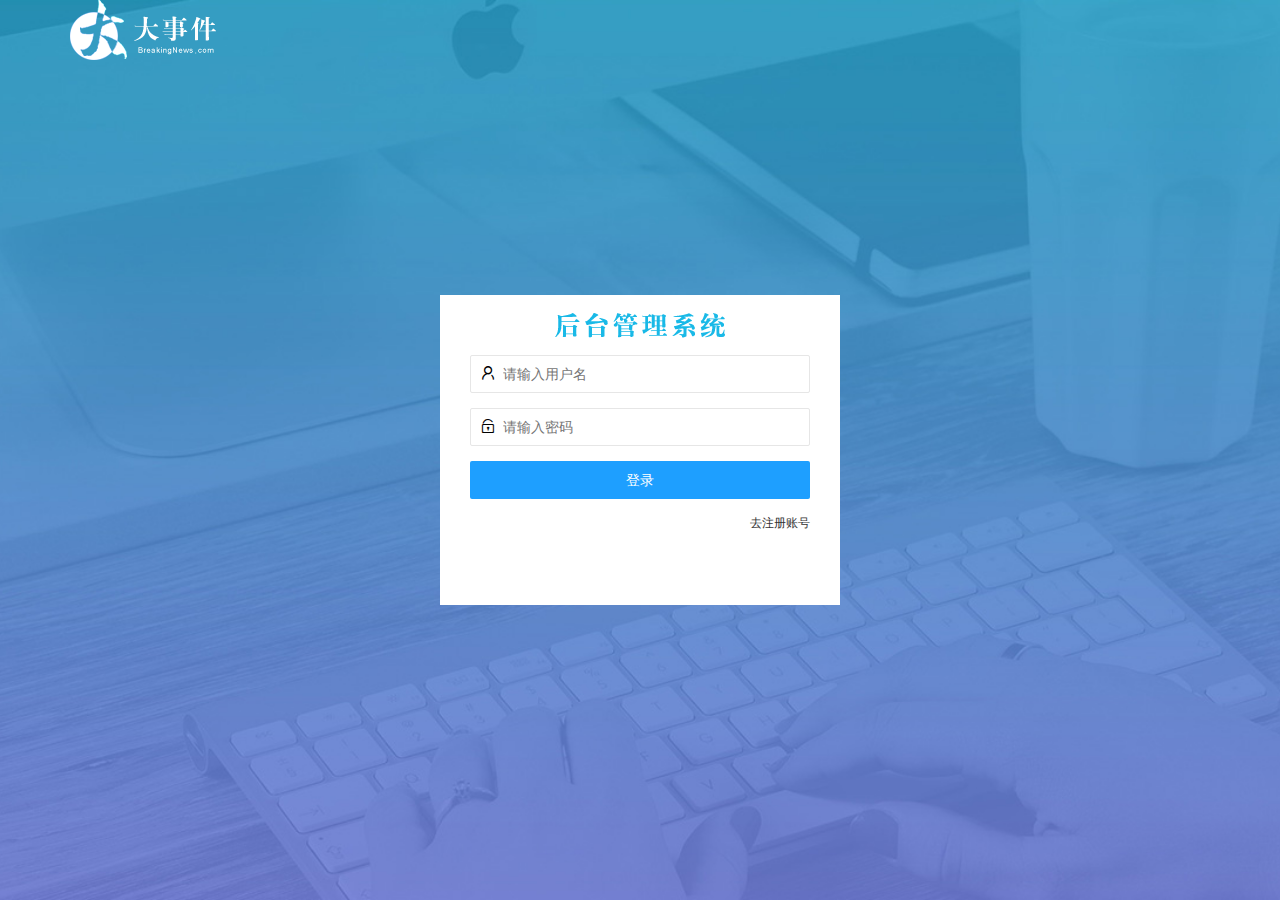
<file: login.html>
<!DOCTYPE html>
<html lang="en">

<head>
  <meta charset="UTF-8">
  <meta http-equiv="X-UA-Compatible" content="IE=edge">
  <meta name="viewport" content="width=device-width, initial-scale=1.0">
  <title>大事件-登录/注册</title>
  <!-- 导入自己的样式表 -->
  <link rel="stylesheet" href="./assets/css/login.css">
  <!-- 导入layUI样式 -->
  <link rel="stylesheet" href="./assets/lib/layui/css/layui.css">
</head>

<body>
  <!-- 这是头部的logo区域 -->
  <div class="layui-main">
    <img src="./assets/images/logo.png" alt="">
  </div>


  <!-- 登录注册区域 -->
  <div class="loginAndRegBox">
    <!-- 头部title的div -->
    <div class="title-box"></div>
    <!-- 登录的div -->
    <div class="login-box">
      <!-- 登录的表单 -->
      <form class="layui-form" id="form-login">
        <!-- 用户名 -->
        <div class="layui-form-item">
          <i class="layui-icon layui-icon-username"></i>
          <!-- lay-verify="required"必填项 -->
          <input type="text" name="username" required lay-verify="required" placeholder="请输入用户名" autocomplete="off"
            class="layui-input">
        </div>
        <!-- 密码 -->
        <div class="layui-form-item">
          <i class="layui-icon layui-icon-password"></i>
          <input type="password" name="password" required lay-verify="required|pwd" placeholder="请输入密码"
            autocomplete="off" class="layui-input">
        </div>


        <!-- 登录的按钮 -->
        <div class="layui-form-item">
          <!-- 表单提交按钮和普通按钮的区别 lay-submit 属性-->
          <button class="layui-btn  layui-btn-fluid  layui-btn-normal" lay-submit>
            登录
          </button>
        </div>

        <div class="layui-form-item links">
          <!-- javascript:;页面就不会跳转了 -->
          <a href="javascript:;" id="link_login">去注册账号</a>
        </div>
      </form>
    </div>
    <!-- 注册的div -->
    <div class="reg-box">
      <!-- 注册的表单 -->
      <form class="layui-form" id="form-reg">
        <!-- 用户名 -->
        <div class="layui-form-item">
          <i class="layui-icon layui-icon-username"></i>
          <input type="text" name="username" required lay-verify="required" placeholder="请输入用户名" autocomplete="off"
            class="layui-input">
        </div>
        <!-- 密码 -->
        <div class="layui-form-item">
          <i class="layui-icon layui-icon-password"></i>
          <input type="password" name="password" required lay-verify="required|pwd" placeholder="请输入密码"
            autocomplete="off" class="layui-input">
        </div>

        <!-- 确认密码 -->
        <div class="layui-form-item">
          <i class="layui-icon layui-icon-password"></i>
          <input type="password" name="repassword" required lay-verify="required|pwd|repwd" placeholder="再次确认密码"
            autocomplete="off" class="layui-input">
        </div>


        <!-- 登录的按钮 -->
        <div class="layui-form-item">
          <!-- 表单提交按钮和普通按钮的区别 lay-submit 属性-->
          <button class="layui-btn  layui-btn-fluid  layui-btn-normal" lay-submit>
            注册
          </button>
        </div>

        <div class="layui-form-item links">
          <!-- javascript:;页面就不会跳转了 -->
          <a href="javascript:;" id="link_reg">去登录</a>
        </div>
      </form>

    </div>
  </div>
</body>
<!-- 导入jquery -->
<script src="./assets/lib/jquery.js"></script>

<!-- 导入layui的js文件 -->
<script src="./assets/lib/layui/layui.all.js"></script>

<!-- 导入自己封装的baseAPI.js -->
<script src="./assets/js/baseAPI.js"></script>

<!-- 导入自己的Javascri脚本 -->
<script src="/assets/js/login.js"></script>



</html>
</file>
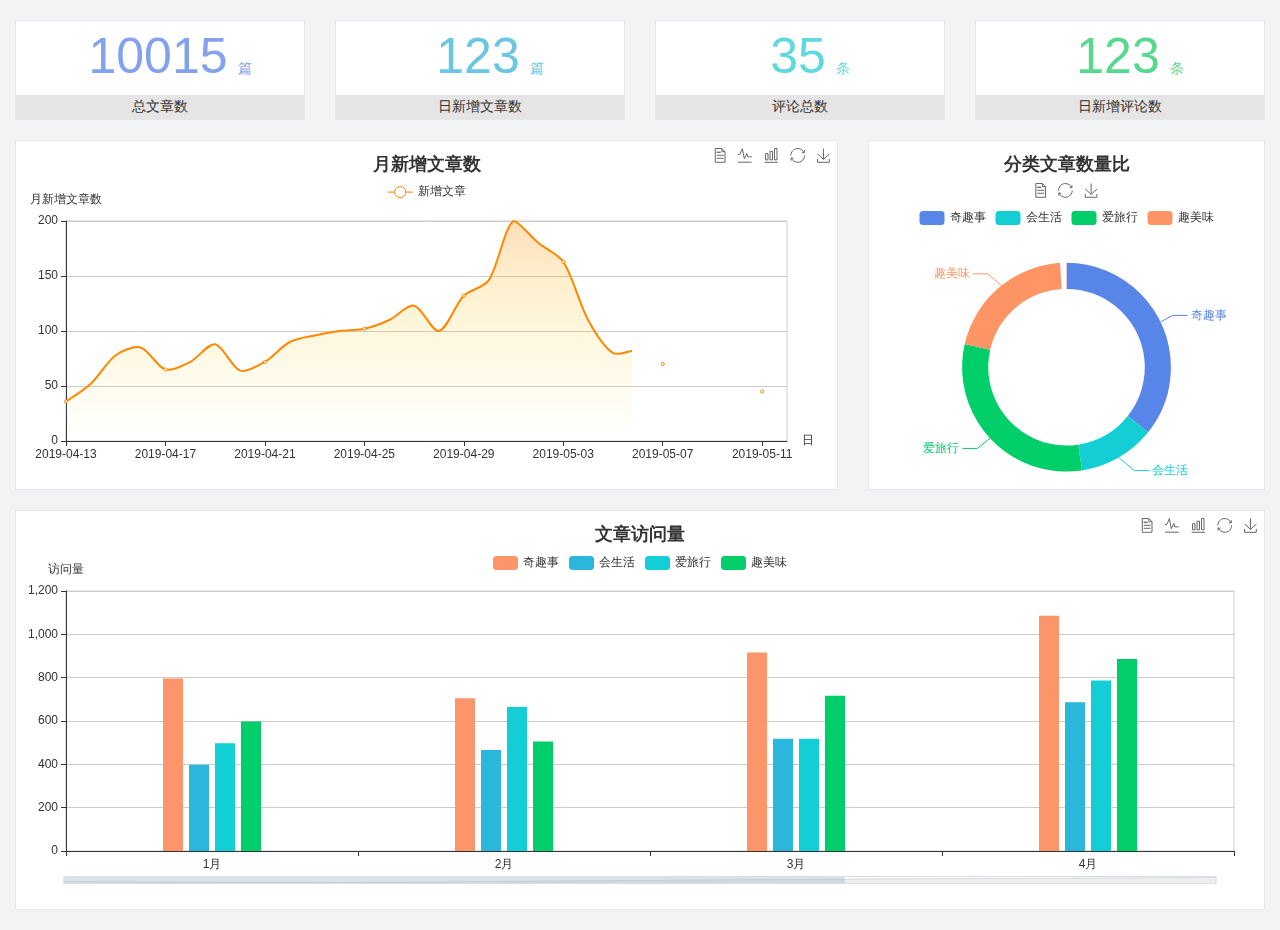
<file: home/dashboard.html>
<!DOCTYPE html>
<html lang="en">

<head>
  <meta charset="UTF-8">
  <meta name="viewport" content="width=device-width, initial-scale=1.0">
  <meta http-equiv="X-UA-Compatible" content="ie=edge">
  <title>图表统计</title>
  <link rel="stylesheet" href="../../assets/lib/bootstrap.css" />
  <link rel="stylesheet" href="../../assets/lib/main.css" />
  <script src="../../assets/lib/jquery.js"></script>
  <script type="text/javascript" src="../../assets/lib/echarts.min.js"></script>
</head>

<body>
  <div class="container-fluid">
    <div class="row spannel_list">
      <div class="col-sm-3 col-xs-6">
        <div class="spannel">
          <em>10015</em><span>篇</span>
          <b>总文章数</b>
        </div>
      </div>
      <div class="col-sm-3 col-xs-6">
        <div class="spannel scolor01">
          <em>123</em><span>篇</span>
          <b>日新增文章数</b>
        </div>
      </div>
      <div class="col-sm-3 col-xs-6">
        <div class="spannel scolor02">
          <em>35</em><span>条</span>
          <b>评论总数</b>
        </div>
      </div>
      <div class="col-sm-3 col-xs-6">
        <div class="spannel scolor03">
          <em>123</em><span>条</span>
          <b>日新增评论数</b>
        </div>
      </div>
    </div>
  </div>

  <div class="container-fluid">
    <div class="row curve-pie">
      <div class="col-lg-8 col-md-8">
        <div class="gragh_pannel" id="curve_show"></div>
      </div>
      <div class="col-lg-4 col-md-4">
        <div class="gragh_pannel" id="pie_show"></div>
      </div>
    </div>
  </div>

  <div class="container-fluid">
    <div class="column_pannel" id="column_show"></div>
  </div>

  <script>
    var oChart = echarts.init(document.getElementById('curve_show'));
    var aList_all = [
      { 'count': 36, 'date': '2019-04-13' },
      { 'count': 52, 'date': '2019-04-14' },
      { 'count': 78, 'date': '2019-04-15' },
      { 'count': 85, 'date': '2019-04-16' },
      { 'count': 65, 'date': '2019-04-17' },
      { 'count': 72, 'date': '2019-04-18' },
      { 'count': 88, 'date': '2019-04-19' },
      { 'count': 64, 'date': '2019-04-20' },
      { 'count': 72, 'date': '2019-04-21' },
      { 'count': 90, 'date': '2019-04-22' },
      { 'count': 96, 'date': '2019-04-23' },
      { 'count': 100, 'date': '2019-04-24' },
      { 'count': 102, 'date': '2019-04-25' },
      { 'count': 110, 'date': '2019-04-26' },
      { 'count': 123, 'date': '2019-04-27' },
      { 'count': 100, 'date': '2019-04-28' },
      { 'count': 132, 'date': '2019-04-29' },
      { 'count': 146, 'date': '2019-04-30' },
      { 'count': 200, 'date': '2019-05-01' },
      { 'count': 180, 'date': '2019-05-02' },
      { 'count': 163, 'date': '2019-05-03' },
      { 'count': 110, 'date': '2019-05-04' },
      { 'count': 80, 'date': '2019-05-05' },
      { 'count': 82, 'date': '2019-05-06' },
      { 'count': 70, 'date': '2019-05-07' },
      { 'count': 65, 'date': '2019-05-08' },
      { 'count': 54, 'date': '2019-05-09' },
      { 'count': 40, 'date': '2019-05-10' },
      { 'count': 45, 'date': '2019-05-11' },
      { 'count': 38, 'date': '2019-05-12' },
    ];

    let aCount = [];
    let aDate = [];

    for (var i = 0; i < aList_all.length; i++) {
      aCount.push(aList_all[i].count);
      aDate.push(aList_all[i].date);
    }

    var chartopt = {
      title: {
        text: '月新增文章数',
        left: 'center',
        top: '10'
      },
      tooltip: {
        trigger: 'axis'
      },
      legend: {
        data: ['新增文章'],
        top: '40'
      },
      toolbox: {
        show: true,
        feature: {
          mark: { show: true },
          dataView: { show: true, readOnly: false },
          magicType: { show: true, type: ['line', 'bar'] },
          restore: { show: true },
          saveAsImage: { show: true }
        }
      },
      calculable: true,
      xAxis: [
        {
          name: '日',
          type: 'category',
          boundaryGap: false,
          data: aDate
        }
      ],
      yAxis: [
        {
          name: '月新增文章数',
          type: 'value'
        }
      ],
      series: [
        {
          name: '新增文章',
          type: 'line',
          smooth: true,
          itemStyle: { normal: { areaStyle: { type: 'default' }, color: '#f80' }, lineStyle: { color: '#f80' } },
          data: aCount
        }],
      areaStyle: {
        normal: {
          color: new echarts.graphic.LinearGradient(0, 0, 0, 1, [{
            offset: 0,
            color: 'rgba(255,136,0,0.39)'
          }, {
            offset: .34,
            color: 'rgba(255,180,0,0.25)'
          }, {
            offset: 1,
            color: 'rgba(255,222,0,0.00)'
          }])

        }
      },
      grid: {
        show: true,
        x: 50,
        x2: 50,
        y: 80,
        height: 220
      }
    };

    oChart.setOption(chartopt);


    var oPie = echarts.init(document.getElementById('pie_show'));
    var oPieopt =
    {
      title: {
        top: 10,
        text: '分类文章数量比',
        x: 'center'
      },
      tooltip: {
        trigger: 'item',
        formatter: "{a} <br/>{b} : {c} ({d}%)"
      },
      color: ['#5885e8', '#13cfd5', '#00ce68', '#ff9565'],
      legend: {
        x: 'center',
        top: 65,
        data: ['奇趣事', '会生活', '爱旅行', '趣美味']
      },
      toolbox: {
        show: true,
        x: 'center',
        top: 35,
        feature: {
          mark: { show: true },
          dataView: { show: true, readOnly: false },
          magicType: {
            show: true,
            type: ['pie', 'funnel'],
            option: {
              funnel: {
                x: '25%',
                width: '50%',
                funnelAlign: 'left',
                max: 1548
              }
            }
          },
          restore: { show: true },
          saveAsImage: { show: true }
        }
      },
      calculable: true,
      series: [
        {
          name: '访问来源',
          type: 'pie',
          radius: ['45%', '60%'],
          center: ['50%', '65%'],
          data: [
            { value: 300, name: '奇趣事' },
            { value: 100, name: '会生活' },
            { value: 260, name: '爱旅行' },
            { value: 180, name: '趣美味' }
          ]
        }
      ]
    };
    oPie.setOption(oPieopt);



    var oColumn = this.echarts.init(document.getElementById('column_show'));
    var oColumnopt =
    {
      title: {
        text: '文章访问量',
        left: 'center',
        top: '10'
      },
      tooltip: {
        trigger: 'axis'
      },
      legend: {
        data: ['奇趣事', '会生活', '爱旅行', '趣美味'],
        top: '40'
      },
      toolbox: {
        show: true,
        feature: {
          mark: { show: true },
          dataView: { show: true, readOnly: false },
          magicType: { show: true, type: ['line', 'bar'] },
          restore: { show: true },
          saveAsImage: { show: true }
        }
      },
      calculable: true,
      xAxis: [
        {
          type: 'category',
          data: ['1月', '2月', '3月', '4月', '5月']
        }
      ],
      yAxis: [
        {
          name: '访问量',
          type: 'value'
        }
      ],
      series: [
        {
          name: '奇趣事',
          type: 'bar',
          barWidth: 20,
          itemStyle: {
            normal: { areaStyle: { type: 'default' }, color: '#fd956a' }
          },
          data: [800, 708, 920, 1090, 1200]
        },
        {
          name: '会生活',
          type: 'bar',
          barWidth: 20,
          itemStyle: {
            normal: { areaStyle: { type: 'default' }, color: '#2bb6db' }
          },
          data: [400, 468, 520, 690, 800]
        },
        {
          name: '爱旅行',
          type: 'bar',
          barWidth: 20,
          itemStyle: {
            normal: { areaStyle: { type: 'default' }, color: '#13cfd5' }
          },
          data: [500, 668, 520, 790, 900]
        },
        {
          name: '趣美味',
          type: 'bar',
          barWidth: 20,
          itemStyle: {
            normal: { areaStyle: { type: 'default' }, color: '#00ce68' }
          },
          data: [600, 508, 720, 890, 1000]
        }
      ],
      grid: {
        show: true,
        x: 50,
        x2: 30,
        y: 80,
        height: 260
      },
      dataZoom: [//给x轴设置滚动条
        {
          start: 0,//默认为0
          end: 100 - 1000 / 31,//默认为100
          type: 'slider',
          show: true,
          xAxisIndex: [0],
          handleSize: 0,//滑动条的 左右2个滑动条的大小
          height: 8,//组件高度
          left: 45, //左边的距离
          right: 50,//右边的距离
          bottom: 26,//右边的距离
          handleColor: '#ddd',//h滑动图标的颜色
          handleStyle: {
            borderColor: "#cacaca",
            borderWidth: "1",
            shadowBlur: 2,
            background: "#ddd",
            shadowColor: "#ddd",
          }
        }]
    };
    oColumn.setOption(oColumnopt);
  </script>
</body>

</html>
</file>
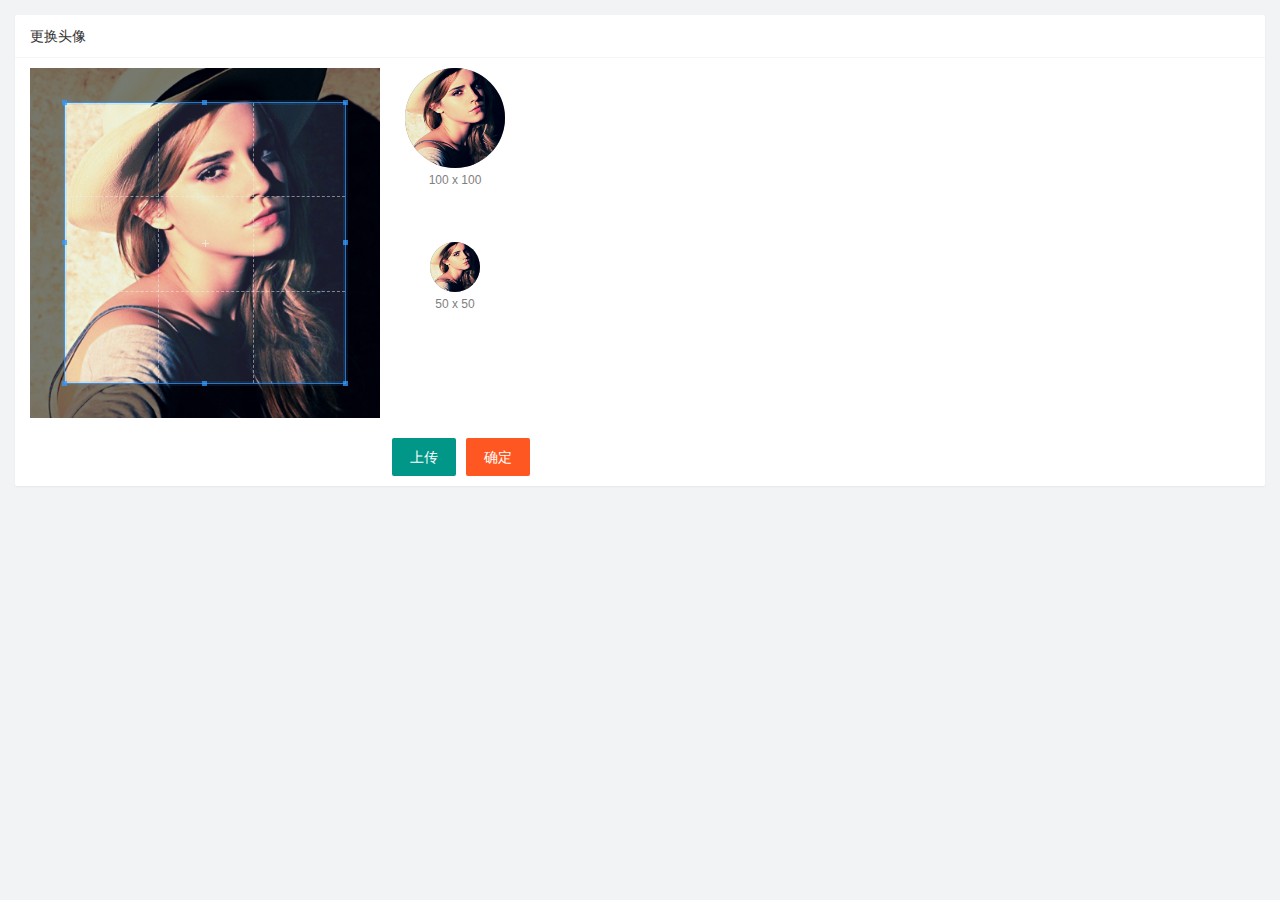
<file: user/user.avatar.html>
<!DOCTYPE html>
<html lang="en">
<head>
    <meta charset="UTF-8">
    <meta http-equiv="X-UA-Compatible" content="IE=edge">
    <meta name="viewport" content="width=device-width, initial-scale=1.0">
    <title>更换头像</title>
    <!-- 导入layui的css文件 -->
    <link rel="stylesheet" href="/assets/lib/layui/css/layui.css">
    <!-- 导入 `cropper.css` 样式表 -->
    <link rel="stylesheet" href="/assets/lib/cropper/cropper.css">
    <!-- 导入自己的css文件 -->
    <link rel="stylesheet" href="/assets/css/user/user_avatar.css">
</head>
<body>
    <!-- 卡片区域 -->
    <div class="layui-card">
        <div class="layui-card-header">更换头像</div>
        <div class="layui-card-body">
          <!-- 第一行的图片裁剪和预览区域 -->
     <div class="row1">
        <!-- 图片裁剪区域 -->
        <div class="cropper-box">
          <!-- 这个 img 标签很重要，将来会把它初始化为裁剪区域 -->
          <img id="image" src="/assets/images/sample.jpg" />
        </div>
        <!-- 图片的预览区域 -->
        <div class="preview-box">
          <div>
            <!-- 宽高为 100px 的预览区域 -->
            <div class="img-preview w100"></div>
            <p class="size">100 x 100</p>
          </div>
          <div>
            <!-- 宽高为 50px 的预览区域 -->
            <div class="img-preview w50"></div>
            <p class="size">50 x 50</p>
          </div>
        </div>
      </div>
    
      <!-- 第二行的按钮区域 -->
      <div class="row2">
        <!-- 通过accept属性可以指定，用户选择什么类型的文件 -->
        <input type="file" id="file" accept="image/png,image/jpeg"/>
        <button type="button" class="layui-btn" id="btnChoseImage">上传</button>
        <button type="button" class="layui-btn layui-btn-danger" id="btnUpload">确定</button>
      </div>
        </div>
      </div>
    <!-- 导入jq文件 -->
    <script src="/assets/lib/jquery.js"></script>
    <script src="/assets/lib/cropper/Cropper.js"></script>
    <script src="/assets/lib/cropper/jquery-cropper.js"></script>
    <!-- 导入baseAPI文件 -->
    <script src="/assets/js/baseAPI.js"></script>
    <!-- 导入layui的js文件 -->
    <script src="/assets/lib/layui/layui.all.js"></script>
    <!-- 导入自己的js文件 -->
    <script src="/assets/js/user/user_avatar.js"></script>
</body>
</html>
</file>
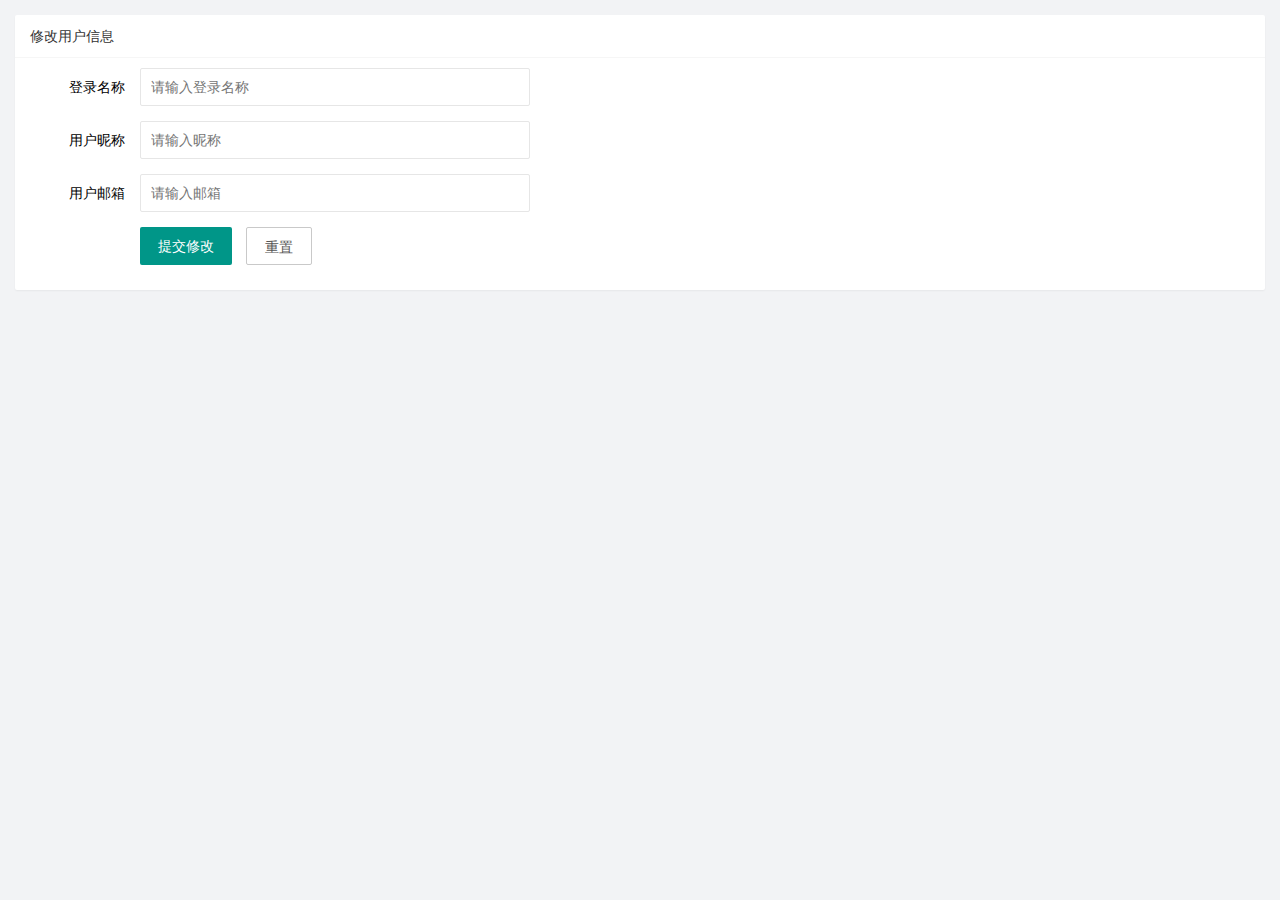
<file: user/user_info.html>
<!DOCTYPE html>
<html lang="en">

<head>
    <meta charset="UTF-8">
    <meta http-equiv="X-UA-Compatible" content="IE=edge">
    <meta name="viewport" content="width=device-width, initial-scale=1.0">
    <title>基本资料</title>
<!-- 导入layui的样式表 -->
    <link rel="stylesheet" href="/assets/lib/layui/css/layui.css">
    <!-- 导入自己的css文件 -->
    <link rel="stylesheet" href="/assets/css/user/user_info.css">
    
</head>

<body>
<!-- 模板引擎 -->
<script type="text/html" id="tpl-table">

</script>


    <!-- 卡片区域 -->
    <div class="layui-card">
        <div class="layui-card-header">修改用户信息</div>
        <div class="layui-card-body">
            <!-- form表单区域 -->
            <form class="layui-form" lay-filter="formUserInfo">
                <!-- 这是隐藏域 -->
                <input type="hidden" name="id" />
              <div class="layui-form-item">
                <label class="layui-form-label" >登录名称</label>
                <div class="layui-input-block">
                  <input type="text" name="username" required  lay-verify="" placeholder="请输入登录名称" autocomplete="off" class="layui-input" readonly="true">
                </div>
              </div>
              <div class="layui-form-item">
                <label class="layui-form-label">用户昵称</label>
                <div class="layui-input-block">
                  <input type="text" name="nickname" required  lay-verify="required|nickname" placeholder="请输入昵称" autocomplete="off" class="layui-input">
                </div>
              </div>
              <div class="layui-form-item">
                <label class="layui-form-label">用户邮箱</label>
                <div class="layui-input-block">
                  <input type="text" name="email" required  lay-verify="required|email" placeholder="请输入邮箱" autocomplete="off" class="layui-input">
                </div>
              </div>
              <div class="layui-form-item">
                <div class="layui-input-block">
                  <button class="layui-btn" lay-submit lay-filter="formDemo">提交修改</button>
                  <button type="reset" class="layui-btn layui-btn-primary" id="btnReset">重置</button>
                </div>
              </div>
        </div>
      </div>
    </form>
    <!-- 导入layui的js文件 -->
    <script src="/assets/lib/layui/layui.all.js"></script>
    <!-- 导入jq文件 -->
    <script src="/assets/lib/jquery.js"></script>
    <!-- 导入baseAPI -->
    <script src="/assets/js/baseAPI.js"></script>
    <!-- 导入自己的js文件 -->
    <script src="/assets/js/user/user_info.js"></script>
</body>

</html>
</file>
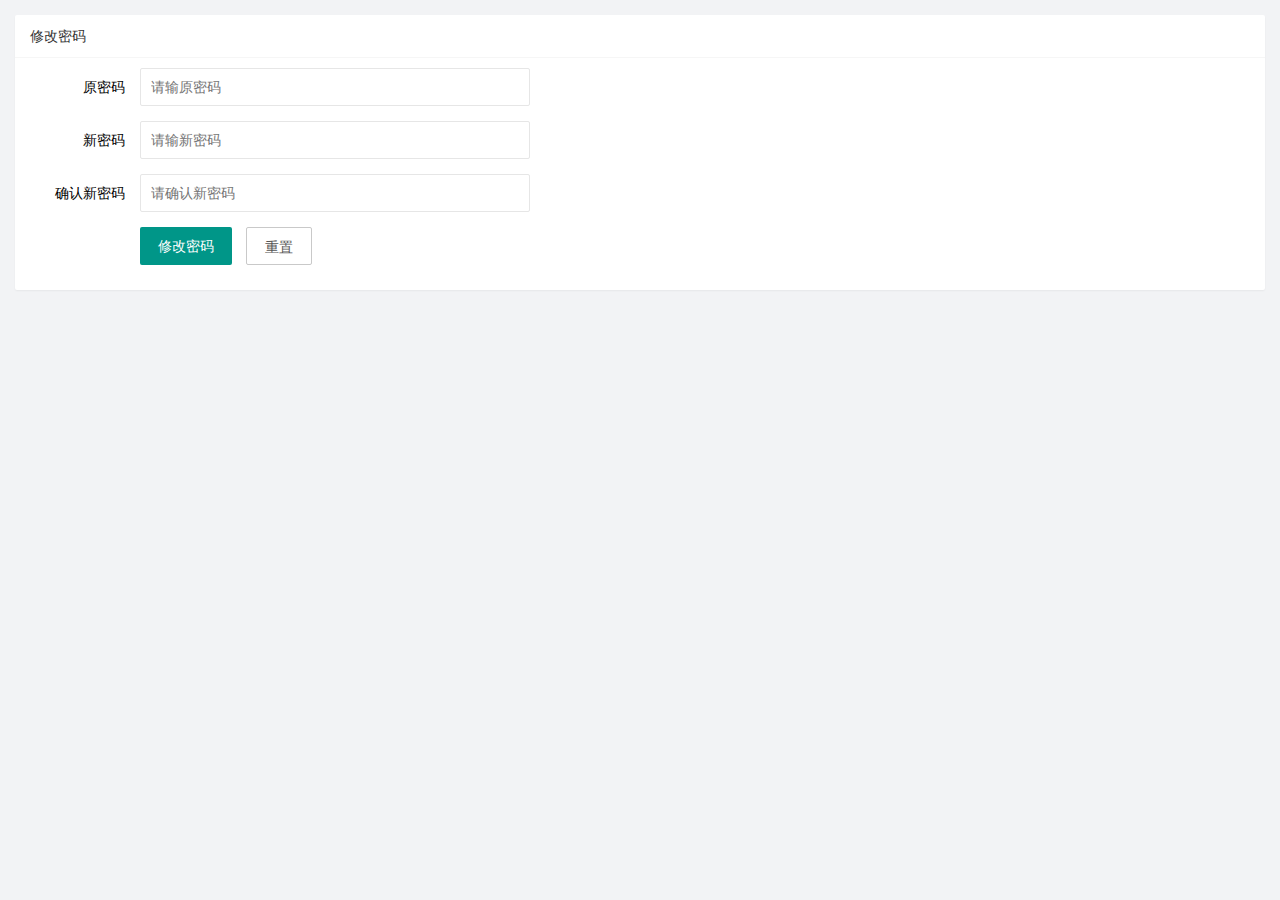
<file: user/user_pwd.html>
<!DOCTYPE html>
<html lang="en">
<head>
    <meta charset="UTF-8">
    <meta http-equiv="X-UA-Compatible" content="IE=edge">
    <meta name="viewport" content="width=device-width, initial-scale=1.0">
    <title>重置密码</title>
    <!-- 导入layui的样式 -->
    <link rel="stylesheet" href="/assets/lib/layui/css/layui.css">
    <!-- 导入自己的css样式 -->
    <link rel="stylesheet" href="/assets/css/user/user_pwd.css">
</head>
<body>
    <!-- 卡片区域 -->
    <div class="layui-card">
        <div class="layui-card-header">修改密码</div>
        <div class="layui-card-body">
            <!-- 表单区域 -->
            <form class="layui-form">
                <div class="layui-form-item">
                  <label class="layui-form-label">原密码</label>
                  <div class="layui-input-block">
                    <input type="password" name="oldPwd" required  lay-verify="required|oldPwd" placeholder="请输原密码" autocomplete="off" class="layui-input">
                  </div>
                </div>

                <div class="layui-form-item">
                    <label class="layui-form-label">新密码</label>
                    <div class="layui-input-block">
                      <input type="password" name="newPwd" required  lay-verify="required|oldPwd|newPwd" placeholder="请输新密码" autocomplete="off" class="layui-input">
                    </div>
                  </div>

                  <div class="layui-form-item">
                    <label class="layui-form-label">确认新密码</label>
                    <div class="layui-input-block">
                      <input type="password" name="repwd" required  lay-verify="required|oldPwd|repwd" placeholder="请确认新密码" autocomplete="off" class="layui-input">
                    </div>
                  </div>

                  <div class="layui-form-item">
                    <div class="layui-input-block">
                      <button class="layui-btn" lay-submit lay-filter="formDemo">修改密码</button>
                      <button type="reset" class="layui-btn layui-btn-primary">重置</button>
                    </div>
                  </div>
            </form>
        </div>
      </div>
      <!-- 导入layui的js文件 -->
      <script src="/assets/lib/layui/layui.all.js"></script>
      <!-- 导入jq -->
      <script src="/assets/lib/jquery.js"></script>
      <!-- 导入baseAPI文件 -->
      <script src="/assets/js/baseAPI.js"></script>
      <!-- 导入自己的js文件 -->
      <script src="/assets/js/user/user_pwd.js"></script>
</body>
</html>
</file>
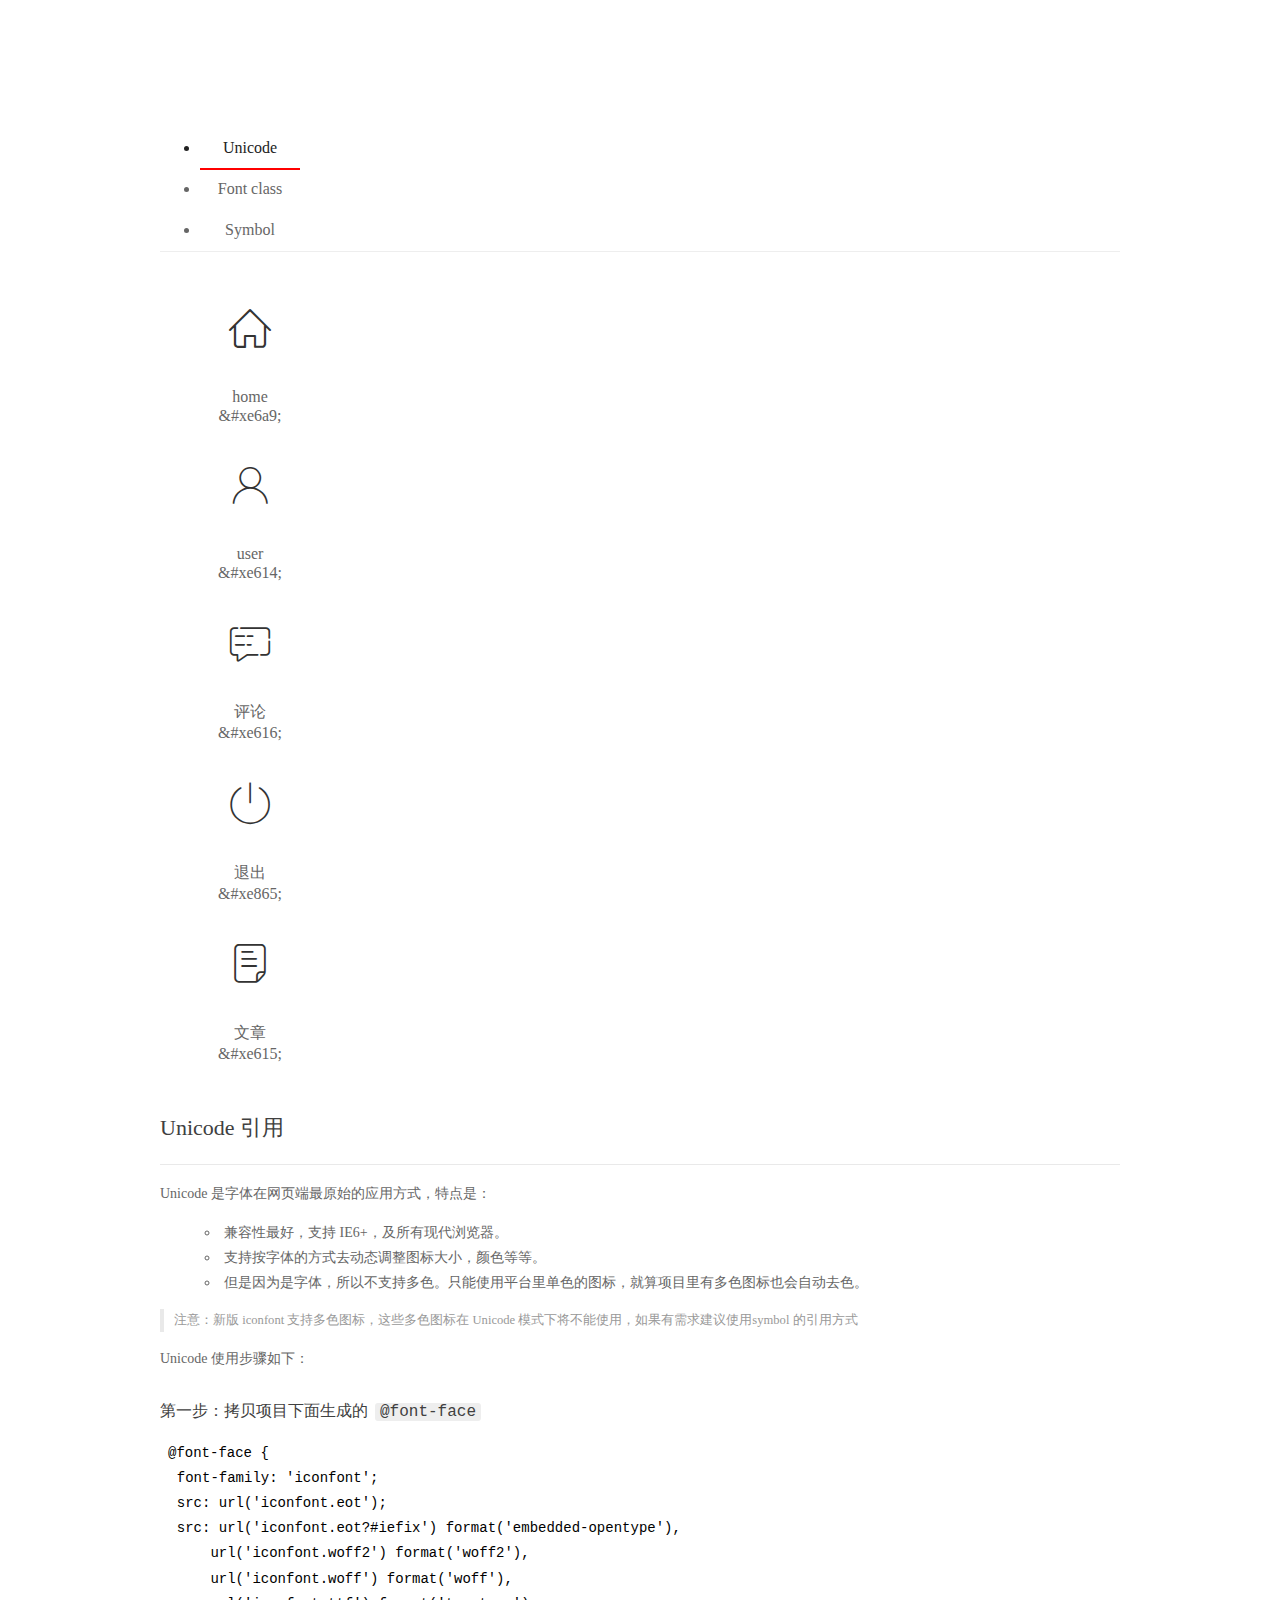
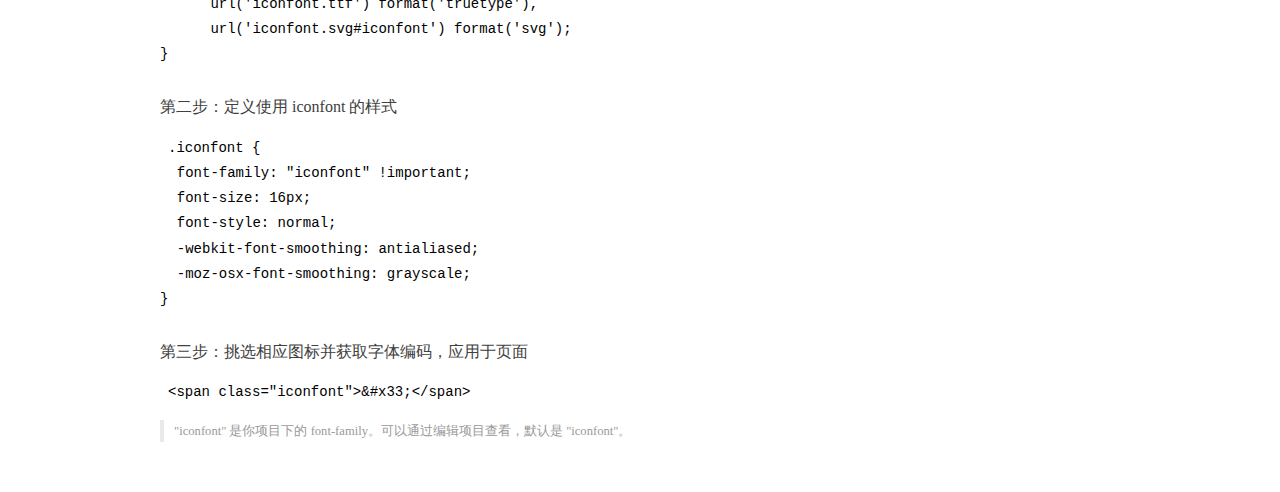
<file: assets/fonts/demo_index.html>
<!DOCTYPE html>
<html>
<head>
  <meta charset="utf-8"/>
  <title>IconFont Demo</title>
  <link rel="shortcut icon" href="https://gtms04.alicdn.com/tps/i4/TB1_oz6GVXXXXaFXpXXJDFnIXXX-64-64.ico" type="image/x-icon"/>
  <link rel="stylesheet" href="https://g.alicdn.com/thx/cube/1.3.2/cube.min.css">
  <link rel="stylesheet" href="demo.css">
  <link rel="stylesheet" href="iconfont.css">
  <script src="iconfont.js"></script>
  <!-- jQuery -->
  <script src="https://a1.alicdn.com/oss/uploads/2018/12/26/7bfddb60-08e8-11e9-9b04-53e73bb6408b.js"></script>
  <!-- 代码高亮 -->
  <script src="https://a1.alicdn.com/oss/uploads/2018/12/26/a3f714d0-08e6-11e9-8a15-ebf944d7534c.js"></script>
</head>
<body>
  <div class="main">
    <h1 class="logo"><a href="https://www.iconfont.cn/" title="iconfont 首页" target="_blank">&#xe86b;</a></h1>
    <div class="nav-tabs">
      <ul id="tabs" class="dib-box">
        <li class="dib active"><span>Unicode</span></li>
        <li class="dib"><span>Font class</span></li>
        <li class="dib"><span>Symbol</span></li>
      </ul>
      
    </div>
    <div class="tab-container">
      <div class="content unicode" style="display: block;">
          <ul class="icon_lists dib-box">
          
            <li class="dib">
              <span class="icon iconfont">&#xe6a9;</span>
                <div class="name">home</div>
                <div class="code-name">&amp;#xe6a9;</div>
              </li>
          
            <li class="dib">
              <span class="icon iconfont">&#xe614;</span>
                <div class="name">user</div>
                <div class="code-name">&amp;#xe614;</div>
              </li>
          
            <li class="dib">
              <span class="icon iconfont">&#xe616;</span>
                <div class="name">评论</div>
                <div class="code-name">&amp;#xe616;</div>
              </li>
          
            <li class="dib">
              <span class="icon iconfont">&#xe865;</span>
                <div class="name">退出</div>
                <div class="code-name">&amp;#xe865;</div>
              </li>
          
            <li class="dib">
              <span class="icon iconfont">&#xe615;</span>
                <div class="name">文章</div>
                <div class="code-name">&amp;#xe615;</div>
              </li>
          
          </ul>
          <div class="article markdown">
          <h2 id="unicode-">Unicode 引用</h2>
          <hr>

          <p>Unicode 是字体在网页端最原始的应用方式，特点是：</p>
          <ul>
            <li>兼容性最好，支持 IE6+，及所有现代浏览器。</li>
            <li>支持按字体的方式去动态调整图标大小，颜色等等。</li>
            <li>但是因为是字体，所以不支持多色。只能使用平台里单色的图标，就算项目里有多色图标也会自动去色。</li>
          </ul>
          <blockquote>
            <p>注意：新版 iconfont 支持多色图标，这些多色图标在 Unicode 模式下将不能使用，如果有需求建议使用symbol 的引用方式</p>
          </blockquote>
          <p>Unicode 使用步骤如下：</p>
          <h3 id="-font-face">第一步：拷贝项目下面生成的 <code>@font-face</code></h3>
<pre><code class="language-css"
>@font-face {
  font-family: 'iconfont';
  src: url('iconfont.eot');
  src: url('iconfont.eot?#iefix') format('embedded-opentype'),
      url('iconfont.woff2') format('woff2'),
      url('iconfont.woff') format('woff'),
      url('iconfont.ttf') format('truetype'),
      url('iconfont.svg#iconfont') format('svg');
}
</code></pre>
          <h3 id="-iconfont-">第二步：定义使用 iconfont 的样式</h3>
<pre><code class="language-css"
>.iconfont {
  font-family: "iconfont" !important;
  font-size: 16px;
  font-style: normal;
  -webkit-font-smoothing: antialiased;
  -moz-osx-font-smoothing: grayscale;
}
</code></pre>
          <h3 id="-">第三步：挑选相应图标并获取字体编码，应用于页面</h3>
<pre>
<code class="language-html"
>&lt;span class="iconfont"&gt;&amp;#x33;&lt;/span&gt;
</code></pre>
          <blockquote>
            <p>"iconfont" 是你项目下的 font-family。可以通过编辑项目查看，默认是 "iconfont"。</p>
          </blockquote>
          </div>
      </div>
      <div class="content font-class">
        <ul class="icon_lists dib-box">
          
          <li class="dib">
            <span class="icon iconfont icon-home"></span>
            <div class="name">
              home
            </div>
            <div class="code-name">.icon-home
            </div>
          </li>
          
          <li class="dib">
            <span class="icon iconfont icon-user"></span>
            <div class="name">
              user
            </div>
            <div class="code-name">.icon-user
            </div>
          </li>
          
          <li class="dib">
            <span class="icon iconfont icon-pinglun"></span>
            <div class="name">
              评论
            </div>
            <div class="code-name">.icon-pinglun
            </div>
          </li>
          
          <li class="dib">
            <span class="icon iconfont icon-tuichu"></span>
            <div class="name">
              退出
            </div>
            <div class="code-name">.icon-tuichu
            </div>
          </li>
          
          <li class="dib">
            <span class="icon iconfont icon-16"></span>
            <div class="name">
              文章
            </div>
            <div class="code-name">.icon-16
            </div>
          </li>
          
        </ul>
        <div class="article markdown">
        <h2 id="font-class-">font-class 引用</h2>
        <hr>

        <p>font-class 是 Unicode 使用方式的一种变种，主要是解决 Unicode 书写不直观，语意不明确的问题。</p>
        <p>与 Unicode 使用方式相比，具有如下特点：</p>
        <ul>
          <li>兼容性良好，支持 IE8+，及所有现代浏览器。</li>
          <li>相比于 Unicode 语意明确，书写更直观。可以很容易分辨这个 icon 是什么。</li>
          <li>因为使用 class 来定义图标，所以当要替换图标时，只需要修改 class 里面的 Unicode 引用。</li>
          <li>不过因为本质上还是使用的字体，所以多色图标还是不支持的。</li>
        </ul>
        <p>使用步骤如下：</p>
        <h3 id="-fontclass-">第一步：引入项目下面生成的 fontclass 代码：</h3>
<pre><code class="language-html">&lt;link rel="stylesheet" href="./iconfont.css"&gt;
</code></pre>
        <h3 id="-">第二步：挑选相应图标并获取类名，应用于页面：</h3>
<pre><code class="language-html">&lt;span class="iconfont icon-xxx"&gt;&lt;/span&gt;
</code></pre>
        <blockquote>
          <p>"
            iconfont" 是你项目下的 font-family。可以通过编辑项目查看，默认是 "iconfont"。</p>
        </blockquote>
      </div>
      </div>
      <div class="content symbol">
          <ul class="icon_lists dib-box">
          
            <li class="dib">
                <svg class="icon svg-icon" aria-hidden="true">
                  <use xlink:href="#icon-home"></use>
                </svg>
                <div class="name">home</div>
                <div class="code-name">#icon-home</div>
            </li>
          
            <li class="dib">
                <svg class="icon svg-icon" aria-hidden="true">
                  <use xlink:href="#icon-user"></use>
                </svg>
                <div class="name">user</div>
                <div class="code-name">#icon-user</div>
            </li>
          
            <li class="dib">
                <svg class="icon svg-icon" aria-hidden="true">
                  <use xlink:href="#icon-pinglun"></use>
                </svg>
                <div class="name">评论</div>
                <div class="code-name">#icon-pinglun</div>
            </li>
          
            <li class="dib">
                <svg class="icon svg-icon" aria-hidden="true">
                  <use xlink:href="#icon-tuichu"></use>
                </svg>
                <div class="name">退出</div>
                <div class="code-name">#icon-tuichu</div>
            </li>
          
            <li class="dib">
                <svg class="icon svg-icon" aria-hidden="true">
                  <use xlink:href="#icon-16"></use>
                </svg>
                <div class="name">文章</div>
                <div class="code-name">#icon-16</div>
            </li>
          
          </ul>
          <div class="article markdown">
          <h2 id="symbol-">Symbol 引用</h2>
          <hr>

          <p>这是一种全新的使用方式，应该说这才是未来的主流，也是平台目前推荐的用法。相关介绍可以参考这篇<a href="">文章</a>
            这种用法其实是做了一个 SVG 的集合，与另外两种相比具有如下特点：</p>
          <ul>
            <li>支持多色图标了，不再受单色限制。</li>
            <li>通过一些技巧，支持像字体那样，通过 <code>font-size</code>, <code>color</code> 来调整样式。</li>
            <li>兼容性较差，支持 IE9+，及现代浏览器。</li>
            <li>浏览器渲染 SVG 的性能一般，还不如 png。</li>
          </ul>
          <p>使用步骤如下：</p>
          <h3 id="-symbol-">第一步：引入项目下面生成的 symbol 代码：</h3>
<pre><code class="language-html">&lt;script src="./iconfont.js"&gt;&lt;/script&gt;
</code></pre>
          <h3 id="-css-">第二步：加入通用 CSS 代码（引入一次就行）：</h3>
<pre><code class="language-html">&lt;style&gt;
.icon {
  width: 1em;
  height: 1em;
  vertical-align: -0.15em;
  fill: currentColor;
  overflow: hidden;
}
&lt;/style&gt;
</code></pre>
          <h3 id="-">第三步：挑选相应图标并获取类名，应用于页面：</h3>
<pre><code class="language-html">&lt;svg class="icon" aria-hidden="true"&gt;
  &lt;use xlink:href="#icon-xxx"&gt;&lt;/use&gt;
&lt;/svg&gt;
</code></pre>
          </div>
      </div>

    </div>
  </div>
  <script>
  $(document).ready(function () {
      $('.tab-container .content:first').show()

      $('#tabs li').click(function (e) {
        var tabContent = $('.tab-container .content')
        var index = $(this).index()

        if ($(this).hasClass('active')) {
          return
        } else {
          $('#tabs li').removeClass('active')
          $(this).addClass('active')

          tabContent.hide().eq(index).fadeIn()
        }
      })
    })
  </script>
</body>
</html>
</file>
<file: assets/css/login.css>
html,
body {
  margin: 0;
  padding: 0;
  height: 100%;
  width: 100%;
  background: url('/assets/images/login_bg.jpg') no-repeat center;
  background-size: cover;
}

.loginAndRegBox {
  width: 400px;
  height: 310px;
  background-color: white;
  position: absolute;
  left: 50%;
  top: 50%;
  transform: translate(-50%, -50%);
}

.title-box {
  width: 400px;
  height: 60px;
  background: url('/assets/images/login_title.png') no-repeat center;
  text-align: center;
  line-height: 20px;
}

.reg-box {
  display: none;
}

.layui-form {
  padding: 0 30px;
}

.links {
  text-align: right;
}

.links a {
  font-size: 12px;
}

.layui-form-item {
  position: relative;
}

.layui-icon {
  position: absolute;
  left: 10px;
  top: 10px;
}

.layui-input {
  padding-left: 32px !important;
}
</file>
<file: assets/lib/layui/css/layui.css>
/** layui-v2.5.5 MIT License By https://www.layui.com */
 .layui-inline,img{display:inline-block;vertical-align:middle}h1,h2,h3,h4,h5,h6{font-weight:400}.layui-edge,.layui-header,.layui-inline,.layui-main{position:relative}.layui-body,.layui-edge,.layui-elip{overflow:hidden}.layui-btn,.layui-edge,.layui-inline,img{vertical-align:middle}.layui-btn,.layui-disabled,.layui-icon,.layui-unselect{-moz-user-select:none;-webkit-user-select:none;-ms-user-select:none}.layui-elip,.layui-form-checkbox span,.layui-form-pane .layui-form-label{text-overflow:ellipsis;white-space:nowrap}.layui-breadcrumb,.layui-tree-btnGroup{visibility:hidden}blockquote,body,button,dd,div,dl,dt,form,h1,h2,h3,h4,h5,h6,input,li,ol,p,pre,td,textarea,th,ul{margin:0;padding:0;-webkit-tap-highlight-color:rgba(0,0,0,0)}a:active,a:hover{outline:0}img{border:none}li{list-style:none}table{border-collapse:collapse;border-spacing:0}h4,h5,h6{font-size:100%}button,input,optgroup,option,select,textarea{font-family:inherit;font-size:inherit;font-style:inherit;font-weight:inherit;outline:0}pre{white-space:pre-wrap;white-space:-moz-pre-wrap;white-space:-pre-wrap;white-space:-o-pre-wrap;word-wrap:break-word}body{line-height:24px;font:14px Helvetica Neue,Helvetica,PingFang SC,Tahoma,Arial,sans-serif}hr{height:1px;margin:10px 0;border:0;clear:both}a{color:#333;text-decoration:none}a:hover{color:#777}a cite{font-style:normal;*cursor:pointer}.layui-border-box,.layui-border-box *{box-sizing:border-box}.layui-box,.layui-box *{box-sizing:content-box}.layui-clear{clear:both;*zoom:1}.layui-clear:after{content:'\20';clear:both;*zoom:1;display:block;height:0}.layui-inline{*display:inline;*zoom:1}.layui-edge{display:inline-block;width:0;height:0;border-width:6px;border-style:dashed;border-color:transparent}.layui-edge-top{top:-4px;border-bottom-color:#999;border-bottom-style:solid}.layui-edge-right{border-left-color:#999;border-left-style:solid}.layui-edge-bottom{top:2px;border-top-color:#999;border-top-style:solid}.layui-edge-left{border-right-color:#999;border-right-style:solid}.layui-disabled,.layui-disabled:hover{color:#d2d2d2!important;cursor:not-allowed!important}.layui-circle{border-radius:100%}.layui-show{display:block!important}.layui-hide{display:none!important}@font-face{font-family:layui-icon;src:url(../font/iconfont.eot?v=250);src:url(../font/iconfont.eot?v=250#iefix) format('embedded-opentype'),url(../font/iconfont.woff2?v=250) format('woff2'),url(../font/iconfont.woff?v=250) format('woff'),url(../font/iconfont.ttf?v=250) format('truetype'),url(../font/iconfont.svg?v=250#layui-icon) format('svg')}.layui-icon{font-family:layui-icon!important;font-size:16px;font-style:normal;-webkit-font-smoothing:antialiased;-moz-osx-font-smoothing:grayscale}.layui-icon-reply-fill:before{content:"\e611"}.layui-icon-set-fill:before{content:"\e614"}.layui-icon-menu-fill:before{content:"\e60f"}.layui-icon-search:before{content:"\e615"}.layui-icon-share:before{content:"\e641"}.layui-icon-set-sm:before{content:"\e620"}.layui-icon-engine:before{content:"\e628"}.layui-icon-close:before{content:"\1006"}.layui-icon-close-fill:before{content:"\1007"}.layui-icon-chart-screen:before{content:"\e629"}.layui-icon-star:before{content:"\e600"}.layui-icon-circle-dot:before{content:"\e617"}.layui-icon-chat:before{content:"\e606"}.layui-icon-release:before{content:"\e609"}.layui-icon-list:before{content:"\e60a"}.layui-icon-chart:before{content:"\e62c"}.layui-icon-ok-circle:before{content:"\1005"}.layui-icon-layim-theme:before{content:"\e61b"}.layui-icon-table:before{content:"\e62d"}.layui-icon-right:before{content:"\e602"}.layui-icon-left:before{content:"\e603"}.layui-icon-cart-simple:before{content:"\e698"}.layui-icon-face-cry:before{content:"\e69c"}.layui-icon-face-smile:before{content:"\e6af"}.layui-icon-survey:before{content:"\e6b2"}.layui-icon-tree:before{content:"\e62e"}.layui-icon-upload-circle:before{content:"\e62f"}.layui-icon-add-circle:before{content:"\e61f"}.layui-icon-download-circle:before{content:"\e601"}.layui-icon-templeate-1:before{content:"\e630"}.layui-icon-util:before{content:"\e631"}.layui-icon-face-surprised:before{content:"\e664"}.layui-icon-edit:before{content:"\e642"}.layui-icon-speaker:before{content:"\e645"}.layui-icon-down:before{content:"\e61a"}.layui-icon-file:before{content:"\e621"}.layui-icon-layouts:before{content:"\e632"}.layui-icon-rate-half:before{content:"\e6c9"}.layui-icon-add-circle-fine:before{content:"\e608"}.layui-icon-prev-circle:before{content:"\e633"}.layui-icon-read:before{content:"\e705"}.layui-icon-404:before{content:"\e61c"}.layui-icon-carousel:before{content:"\e634"}.layui-icon-help:before{content:"\e607"}.layui-icon-code-circle:before{content:"\e635"}.layui-icon-water:before{content:"\e636"}.layui-icon-username:before{content:"\e66f"}.layui-icon-find-fill:before{content:"\e670"}.layui-icon-about:before{content:"\e60b"}.layui-icon-location:before{content:"\e715"}.layui-icon-up:before{content:"\e619"}.layui-icon-pause:before{content:"\e651"}.layui-icon-date:before{content:"\e637"}.layui-icon-layim-uploadfile:before{content:"\e61d"}.layui-icon-delete:before{content:"\e640"}.layui-icon-play:before{content:"\e652"}.layui-icon-top:before{content:"\e604"}.layui-icon-friends:before{content:"\e612"}.layui-icon-refresh-3:before{content:"\e9aa"}.layui-icon-ok:before{content:"\e605"}.layui-icon-layer:before{content:"\e638"}.layui-icon-face-smile-fine:before{content:"\e60c"}.layui-icon-dollar:before{content:"\e659"}.layui-icon-group:before{content:"\e613"}.layui-icon-layim-download:before{content:"\e61e"}.layui-icon-picture-fine:before{content:"\e60d"}.layui-icon-link:before{content:"\e64c"}.layui-icon-diamond:before{content:"\e735"}.layui-icon-log:before{content:"\e60e"}.layui-icon-rate-solid:before{content:"\e67a"}.layui-icon-fonts-del:before{content:"\e64f"}.layui-icon-unlink:before{content:"\e64d"}.layui-icon-fonts-clear:before{content:"\e639"}.layui-icon-triangle-r:before{content:"\e623"}.layui-icon-circle:before{content:"\e63f"}.layui-icon-radio:before{content:"\e643"}.layui-icon-align-center:before{content:"\e647"}.layui-icon-align-right:before{content:"\e648"}.layui-icon-align-left:before{content:"\e649"}.layui-icon-loading-1:before{content:"\e63e"}.layui-icon-return:before{content:"\e65c"}.layui-icon-fonts-strong:before{content:"\e62b"}.layui-icon-upload:before{content:"\e67c"}.layui-icon-dialogue:before{content:"\e63a"}.layui-icon-video:before{content:"\e6ed"}.layui-icon-headset:before{content:"\e6fc"}.layui-icon-cellphone-fine:before{content:"\e63b"}.layui-icon-add-1:before{content:"\e654"}.layui-icon-face-smile-b:before{content:"\e650"}.layui-icon-fonts-html:before{content:"\e64b"}.layui-icon-form:before{content:"\e63c"}.layui-icon-cart:before{content:"\e657"}.layui-icon-camera-fill:before{content:"\e65d"}.layui-icon-tabs:before{content:"\e62a"}.layui-icon-fonts-code:before{content:"\e64e"}.layui-icon-fire:before{content:"\e756"}.layui-icon-set:before{content:"\e716"}.layui-icon-fonts-u:before{content:"\e646"}.layui-icon-triangle-d:before{content:"\e625"}.layui-icon-tips:before{content:"\e702"}.layui-icon-picture:before{content:"\e64a"}.layui-icon-more-vertical:before{content:"\e671"}.layui-icon-flag:before{content:"\e66c"}.layui-icon-loading:before{content:"\e63d"}.layui-icon-fonts-i:before{content:"\e644"}.layui-icon-refresh-1:before{content:"\e666"}.layui-icon-rmb:before{content:"\e65e"}.layui-icon-home:before{content:"\e68e"}.layui-icon-user:before{content:"\e770"}.layui-icon-notice:before{content:"\e667"}.layui-icon-login-weibo:before{content:"\e675"}.layui-icon-voice:before{content:"\e688"}.layui-icon-upload-drag:before{content:"\e681"}.layui-icon-login-qq:before{content:"\e676"}.layui-icon-snowflake:before{content:"\e6b1"}.layui-icon-file-b:before{content:"\e655"}.layui-icon-template:before{content:"\e663"}.layui-icon-auz:before{content:"\e672"}.layui-icon-console:before{content:"\e665"}.layui-icon-app:before{content:"\e653"}.layui-icon-prev:before{content:"\e65a"}.layui-icon-website:before{content:"\e7ae"}.layui-icon-next:before{content:"\e65b"}.layui-icon-component:before{content:"\e857"}.layui-icon-more:before{content:"\e65f"}.layui-icon-login-wechat:before{content:"\e677"}.layui-icon-shrink-right:before{content:"\e668"}.layui-icon-spread-left:before{content:"\e66b"}.layui-icon-camera:before{content:"\e660"}.layui-icon-note:before{content:"\e66e"}.layui-icon-refresh:before{content:"\e669"}.layui-icon-female:before{content:"\e661"}.layui-icon-male:before{content:"\e662"}.layui-icon-password:before{content:"\e673"}.layui-icon-senior:before{content:"\e674"}.layui-icon-theme:before{content:"\e66a"}.layui-icon-tread:before{content:"\e6c5"}.layui-icon-praise:before{content:"\e6c6"}.layui-icon-star-fill:before{content:"\e658"}.layui-icon-rate:before{content:"\e67b"}.layui-icon-template-1:before{content:"\e656"}.layui-icon-vercode:before{content:"\e679"}.layui-icon-cellphone:before{content:"\e678"}.layui-icon-screen-full:before{content:"\e622"}.layui-icon-screen-restore:before{content:"\e758"}.layui-icon-cols:before{content:"\e610"}.layui-icon-export:before{content:"\e67d"}.layui-icon-print:before{content:"\e66d"}.layui-icon-slider:before{content:"\e714"}.layui-icon-addition:before{content:"\e624"}.layui-icon-subtraction:before{content:"\e67e"}.layui-icon-service:before{content:"\e626"}.layui-icon-transfer:before{content:"\e691"}.layui-main{width:1140px;margin:0 auto}.layui-header{z-index:1000;height:60px}.layui-header a:hover{transition:all .5s;-webkit-transition:all .5s}.layui-side{position:fixed;left:0;top:0;bottom:0;z-index:999;width:200px;overflow-x:hidden}.layui-side-scroll{position:relative;width:220px;height:100%;overflow-x:hidden}.layui-body{position:absolute;left:200px;right:0;top:0;bottom:0;z-index:998;width:auto;overflow-y:auto;box-sizing:border-box}.layui-layout-body{overflow:hidden}.layui-layout-admin .layui-header{background-color:#23262E}.layui-layout-admin .layui-side{top:60px;width:200px;overflow-x:hidden}.layui-layout-admin .layui-body{position:fixed;top:60px;bottom:44px}.layui-layout-admin .layui-main{width:auto;margin:0 15px}.layui-layout-admin .layui-footer{position:fixed;left:200px;right:0;bottom:0;height:44px;line-height:44px;padding:0 15px;background-color:#eee}.layui-layout-admin .layui-logo{position:absolute;left:0;top:0;width:200px;height:100%;line-height:60px;text-align:center;color:#009688;font-size:16px}.layui-layout-admin .layui-header .layui-nav{background:0 0}.layui-layout-left{position:absolute!important;left:200px;top:0}.layui-layout-right{position:absolute!important;right:0;top:0}.layui-container{position:relative;margin:0 auto;padding:0 15px;box-sizing:border-box}.layui-fluid{position:relative;margin:0 auto;padding:0 15px}.layui-row:after,.layui-row:before{content:'';display:block;clear:both}.layui-col-lg1,.layui-col-lg10,.layui-col-lg11,.layui-col-lg12,.layui-col-lg2,.layui-col-lg3,.layui-col-lg4,.layui-col-lg5,.layui-col-lg6,.layui-col-lg7,.layui-col-lg8,.layui-col-lg9,.layui-col-md1,.layui-col-md10,.layui-col-md11,.layui-col-md12,.layui-col-md2,.layui-col-md3,.layui-col-md4,.layui-col-md5,.layui-col-md6,.layui-col-md7,.layui-col-md8,.layui-col-md9,.layui-col-sm1,.layui-col-sm10,.layui-col-sm11,.layui-col-sm12,.layui-col-sm2,.layui-col-sm3,.layui-col-sm4,.layui-col-sm5,.layui-col-sm6,.layui-col-sm7,.layui-col-sm8,.layui-col-sm9,.layui-col-xs1,.layui-col-xs10,.layui-col-xs11,.layui-col-xs12,.layui-col-xs2,.layui-col-xs3,.layui-col-xs4,.layui-col-xs5,.layui-col-xs6,.layui-col-xs7,.layui-col-xs8,.layui-col-xs9{position:relative;display:block;box-sizing:border-box}.layui-col-xs1,.layui-col-xs10,.layui-col-xs11,.layui-col-xs12,.layui-col-xs2,.layui-col-xs3,.layui-col-xs4,.layui-col-xs5,.layui-col-xs6,.layui-col-xs7,.layui-col-xs8,.layui-col-xs9{float:left}.layui-col-xs1{width:8.33333333%}.layui-col-xs2{width:16.66666667%}.layui-col-xs3{width:25%}.layui-col-xs4{width:33.33333333%}.layui-col-xs5{width:41.66666667%}.layui-col-xs6{width:50%}.layui-col-xs7{width:58.33333333%}.layui-col-xs8{width:66.66666667%}.layui-col-xs9{width:75%}.layui-col-xs10{width:83.33333333%}.layui-col-xs11{width:91.66666667%}.layui-col-xs12{width:100%}.layui-col-xs-offset1{margin-left:8.33333333%}.layui-col-xs-offset2{margin-left:16.66666667%}.layui-col-xs-offset3{margin-left:25%}.layui-col-xs-offset4{margin-left:33.33333333%}.layui-col-xs-offset5{margin-left:41.66666667%}.layui-col-xs-offset6{margin-left:50%}.layui-col-xs-offset7{margin-left:58.33333333%}.layui-col-xs-offset8{margin-left:66.66666667%}.layui-col-xs-offset9{margin-left:75%}.layui-col-xs-offset10{margin-left:83.33333333%}.layui-col-xs-offset11{margin-left:91.66666667%}.layui-col-xs-offset12{margin-left:100%}@media screen and (max-width:768px){.layui-hide-xs{display:none!important}.layui-show-xs-block{display:block!important}.layui-show-xs-inline{display:inline!important}.layui-show-xs-inline-block{display:inline-block!important}}@media screen and (min-width:768px){.layui-container{width:750px}.layui-hide-sm{display:none!important}.layui-show-sm-block{display:block!important}.layui-show-sm-inline{display:inline!important}.layui-show-sm-inline-block{display:inline-block!important}.layui-col-sm1,.layui-col-sm10,.layui-col-sm11,.layui-col-sm12,.layui-col-sm2,.layui-col-sm3,.layui-col-sm4,.layui-col-sm5,.layui-col-sm6,.layui-col-sm7,.layui-col-sm8,.layui-col-sm9{float:left}.layui-col-sm1{width:8.33333333%}.layui-col-sm2{width:16.66666667%}.layui-col-sm3{width:25%}.layui-col-sm4{width:33.33333333%}.layui-col-sm5{width:41.66666667%}.layui-col-sm6{width:50%}.layui-col-sm7{width:58.33333333%}.layui-col-sm8{width:66.66666667%}.layui-col-sm9{width:75%}.layui-col-sm10{width:83.33333333%}.layui-col-sm11{width:91.66666667%}.layui-col-sm12{width:100%}.layui-col-sm-offset1{margin-left:8.33333333%}.layui-col-sm-offset2{margin-left:16.66666667%}.layui-col-sm-offset3{margin-left:25%}.layui-col-sm-offset4{margin-left:33.33333333%}.layui-col-sm-offset5{margin-left:41.66666667%}.layui-col-sm-offset6{margin-left:50%}.layui-col-sm-offset7{margin-left:58.33333333%}.layui-col-sm-offset8{margin-left:66.66666667%}.layui-col-sm-offset9{margin-left:75%}.layui-col-sm-offset10{margin-left:83.33333333%}.layui-col-sm-offset11{margin-left:91.66666667%}.layui-col-sm-offset12{margin-left:100%}}@media screen and (min-width:992px){.layui-container{width:970px}.layui-hide-md{display:none!important}.layui-show-md-block{display:block!important}.layui-show-md-inline{display:inline!important}.layui-show-md-inline-block{display:inline-block!important}.layui-col-md1,.layui-col-md10,.layui-col-md11,.layui-col-md12,.layui-col-md2,.layui-col-md3,.layui-col-md4,.layui-col-md5,.layui-col-md6,.layui-col-md7,.layui-col-md8,.layui-col-md9{float:left}.layui-col-md1{width:8.33333333%}.layui-col-md2{width:16.66666667%}.layui-col-md3{width:25%}.layui-col-md4{width:33.33333333%}.layui-col-md5{width:41.66666667%}.layui-col-md6{width:50%}.layui-col-md7{width:58.33333333%}.layui-col-md8{width:66.66666667%}.layui-col-md9{width:75%}.layui-col-md10{width:83.33333333%}.layui-col-md11{width:91.66666667%}.layui-col-md12{width:100%}.layui-col-md-offset1{margin-left:8.33333333%}.layui-col-md-offset2{margin-left:16.66666667%}.layui-col-md-offset3{margin-left:25%}.layui-col-md-offset4{margin-left:33.33333333%}.layui-col-md-offset5{margin-left:41.66666667%}.layui-col-md-offset6{margin-left:50%}.layui-col-md-offset7{margin-left:58.33333333%}.layui-col-md-offset8{margin-left:66.66666667%}.layui-col-md-offset9{margin-left:75%}.layui-col-md-offset10{margin-left:83.33333333%}.layui-col-md-offset11{margin-left:91.66666667%}.layui-col-md-offset12{margin-left:100%}}@media screen and (min-width:1200px){.layui-container{width:1170px}.layui-hide-lg{display:none!important}.layui-show-lg-block{display:block!important}.layui-show-lg-inline{display:inline!important}.layui-show-lg-inline-block{display:inline-block!important}.layui-col-lg1,.layui-col-lg10,.layui-col-lg11,.layui-col-lg12,.layui-col-lg2,.layui-col-lg3,.layui-col-lg4,.layui-col-lg5,.layui-col-lg6,.layui-col-lg7,.layui-col-lg8,.layui-col-lg9{float:left}.layui-col-lg1{width:8.33333333%}.layui-col-lg2{width:16.66666667%}.layui-col-lg3{width:25%}.layui-col-lg4{width:33.33333333%}.layui-col-lg5{width:41.66666667%}.layui-col-lg6{width:50%}.layui-col-lg7{width:58.33333333%}.layui-col-lg8{width:66.66666667%}.layui-col-lg9{width:75%}.layui-col-lg10{width:83.33333333%}.layui-col-lg11{width:91.66666667%}.layui-col-lg12{width:100%}.layui-col-lg-offset1{margin-left:8.33333333%}.layui-col-lg-offset2{margin-left:16.66666667%}.layui-col-lg-offset3{margin-left:25%}.layui-col-lg-offset4{margin-left:33.33333333%}.layui-col-lg-offset5{margin-left:41.66666667%}.layui-col-lg-offset6{margin-left:50%}.layui-col-lg-offset7{margin-left:58.33333333%}.layui-col-lg-offset8{margin-left:66.66666667%}.layui-col-lg-offset9{margin-left:75%}.layui-col-lg-offset10{margin-left:83.33333333%}.layui-col-lg-offset11{margin-left:91.66666667%}.layui-col-lg-offset12{margin-left:100%}}.layui-col-space1{margin:-.5px}.layui-col-space1>*{padding:.5px}.layui-col-space3{margin:-1.5px}.layui-col-space3>*{padding:1.5px}.layui-col-space5{margin:-2.5px}.layui-col-space5>*{padding:2.5px}.layui-col-space8{margin:-3.5px}.layui-col-space8>*{padding:3.5px}.layui-col-space10{margin:-5px}.layui-col-space10>*{padding:5px}.layui-col-space12{margin:-6px}.layui-col-space12>*{padding:6px}.layui-col-space15{margin:-7.5px}.layui-col-space15>*{padding:7.5px}.layui-col-space18{margin:-9px}.layui-col-space18>*{padding:9px}.layui-col-space20{margin:-10px}.layui-col-space20>*{padding:10px}.layui-col-space22{margin:-11px}.layui-col-space22>*{padding:11px}.layui-col-space25{margin:-12.5px}.layui-col-space25>*{padding:12.5px}.layui-col-space30{margin:-15px}.layui-col-space30>*{padding:15px}.layui-btn,.layui-input,.layui-select,.layui-textarea,.layui-upload-button{outline:0;-webkit-appearance:none;transition:all .3s;-webkit-transition:all .3s;box-sizing:border-box}.layui-elem-quote{margin-bottom:10px;padding:15px;line-height:22px;border-left:5px solid #009688;border-radius:0 2px 2px 0;background-color:#f2f2f2}.layui-quote-nm{border-style:solid;border-width:1px 1px 1px 5px;background:0 0}.layui-elem-field{margin-bottom:10px;padding:0;border-width:1px;border-style:solid}.layui-elem-field legend{margin-left:20px;padding:0 10px;font-size:20px;font-weight:300}.layui-field-title{margin:10px 0 20px;border-width:1px 0 0}.layui-field-box{padding:10px 15px}.layui-field-title .layui-field-box{padding:10px 0}.layui-progress{position:relative;height:6px;border-radius:20px;background-color:#e2e2e2}.layui-progress-bar{position:absolute;left:0;top:0;width:0;max-width:100%;height:6px;border-radius:20px;text-align:right;background-color:#5FB878;transition:all .3s;-webkit-transition:all .3s}.layui-progress-big,.layui-progress-big .layui-progress-bar{height:18px;line-height:18px}.layui-progress-text{position:relative;top:-20px;line-height:18px;font-size:12px;color:#666}.layui-progress-big .layui-progress-text{position:static;padding:0 10px;color:#fff}.layui-collapse{border-width:1px;border-style:solid;border-radius:2px}.layui-colla-content,.layui-colla-item{border-top-width:1px;border-top-style:solid}.layui-colla-item:first-child{border-top:none}.layui-colla-title{position:relative;height:42px;line-height:42px;padding:0 15px 0 35px;color:#333;background-color:#f2f2f2;cursor:pointer;font-size:14px;overflow:hidden}.layui-colla-content{display:none;padding:10px 15px;line-height:22px;color:#666}.layui-colla-icon{position:absolute;left:15px;top:0;font-size:14px}.layui-card{margin-bottom:15px;border-radius:2px;background-color:#fff;box-shadow:0 1px 2px 0 rgba(0,0,0,.05)}.layui-card:last-child{margin-bottom:0}.layui-card-header{position:relative;height:42px;line-height:42px;padding:0 15px;border-bottom:1px solid #f6f6f6;color:#333;border-radius:2px 2px 0 0;font-size:14px}.layui-bg-black,.layui-bg-blue,.layui-bg-cyan,.layui-bg-green,.layui-bg-orange,.layui-bg-red{color:#fff!important}.layui-card-body{position:relative;padding:10px 15px;line-height:24px}.layui-card-body[pad15]{padding:15px}.layui-card-body[pad20]{padding:20px}.layui-card-body .layui-table{margin:5px 0}.layui-card .layui-tab{margin:0}.layui-panel-window{position:relative;padding:15px;border-radius:0;border-top:5px solid #E6E6E6;background-color:#fff}.layui-auxiliar-moving{position:fixed;left:0;right:0;top:0;bottom:0;width:100%;height:100%;background:0 0;z-index:9999999999}.layui-form-label,.layui-form-mid,.layui-form-select,.layui-input-block,.layui-input-inline,.layui-textarea{position:relative}.layui-bg-red{background-color:#FF5722!important}.layui-bg-orange{background-color:#FFB800!important}.layui-bg-green{background-color:#009688!important}.layui-bg-cyan{background-color:#2F4056!important}.layui-bg-blue{background-color:#1E9FFF!important}.layui-bg-black{background-color:#393D49!important}.layui-bg-gray{background-color:#eee!important;color:#666!important}.layui-badge-rim,.layui-colla-content,.layui-colla-item,.layui-collapse,.layui-elem-field,.layui-form-pane .layui-form-item[pane],.layui-form-pane .layui-form-label,.layui-input,.layui-layedit,.layui-layedit-tool,.layui-quote-nm,.layui-select,.layui-tab-bar,.layui-tab-card,.layui-tab-title,.layui-tab-title .layui-this:after,.layui-textarea{border-color:#e6e6e6}.layui-timeline-item:before,hr{background-color:#e6e6e6}.layui-text{line-height:22px;font-size:14px;color:#666}.layui-text h1,.layui-text h2,.layui-text h3{font-weight:500;color:#333}.layui-text h1{font-size:30px}.layui-text h2{font-size:24px}.layui-text h3{font-size:18px}.layui-text a:not(.layui-btn){color:#01AAED}.layui-text a:not(.layui-btn):hover{text-decoration:underline}.layui-text ul{padding:5px 0 5px 15px}.layui-text ul li{margin-top:5px;list-style-type:disc}.layui-text em,.layui-word-aux{color:#999!important;padding:0 5px!important}.layui-btn{display:inline-block;height:38px;line-height:38px;padding:0 18px;background-color:#009688;color:#fff;white-space:nowrap;text-align:center;font-size:14px;border:none;border-radius:2px;cursor:pointer}.layui-btn:hover{opacity:.8;filter:alpha(opacity=80);color:#fff}.layui-btn:active{opacity:1;filter:alpha(opacity=100)}.layui-btn+.layui-btn{margin-left:10px}.layui-btn-container{font-size:0}.layui-btn-container .layui-btn{margin-right:10px;margin-bottom:10px}.layui-btn-container .layui-btn+.layui-btn{margin-left:0}.layui-table .layui-btn-container .layui-btn{margin-bottom:9px}.layui-btn-radius{border-radius:100px}.layui-btn .layui-icon{margin-right:3px;font-size:18px;vertical-align:bottom;vertical-align:middle\9}.layui-btn-primary{border:1px solid #C9C9C9;background-color:#fff;color:#555}.layui-btn-primary:hover{border-color:#009688;color:#333}.layui-btn-normal{background-color:#1E9FFF}.layui-btn-warm{background-color:#FFB800}.layui-btn-danger{background-color:#FF5722}.layui-btn-checked{background-color:#5FB878}.layui-btn-disabled,.layui-btn-disabled:active,.layui-btn-disabled:hover{border:1px solid #e6e6e6;background-color:#FBFBFB;color:#C9C9C9;cursor:not-allowed;opacity:1}.layui-btn-lg{height:44px;line-height:44px;padding:0 25px;font-size:16px}.layui-btn-sm{height:30px;line-height:30px;padding:0 10px;font-size:12px}.layui-btn-sm i{font-size:16px!important}.layui-btn-xs{height:22px;line-height:22px;padding:0 5px;font-size:12px}.layui-btn-xs i{font-size:14px!important}.layui-btn-group{display:inline-block;vertical-align:middle;font-size:0}.layui-btn-group .layui-btn{margin-left:0!important;margin-right:0!important;border-left:1px solid rgba(255,255,255,.5);border-radius:0}.layui-btn-group .layui-btn-primary{border-left:none}.layui-btn-group .layui-btn-primary:hover{border-color:#C9C9C9;color:#009688}.layui-btn-group .layui-btn:first-child{border-left:none;border-radius:2px 0 0 2px}.layui-btn-group .layui-btn-primary:first-child{border-left:1px solid #c9c9c9}.layui-btn-group .layui-btn:last-child{border-radius:0 2px 2px 0}.layui-btn-group .layui-btn+.layui-btn{margin-left:0}.layui-btn-group+.layui-btn-group{margin-left:10px}.layui-btn-fluid{width:100%}.layui-input,.layui-select,.layui-textarea{height:38px;line-height:1.3;line-height:38px\9;border-width:1px;border-style:solid;background-color:#fff;border-radius:2px}.layui-input::-webkit-input-placeholder,.layui-select::-webkit-input-placeholder,.layui-textarea::-webkit-input-placeholder{line-height:1.3}.layui-input,.layui-textarea{display:block;width:100%;padding-left:10px}.layui-input:hover,.layui-textarea:hover{border-color:#D2D2D2!important}.layui-input:focus,.layui-textarea:focus{border-color:#C9C9C9!important}.layui-textarea{min-height:100px;height:auto;line-height:20px;padding:6px 10px;resize:vertical}.layui-select{padding:0 10px}.layui-form input[type=checkbox],.layui-form input[type=radio],.layui-form select{display:none}.layui-form [lay-ignore]{display:initial}.layui-form-item{margin-bottom:15px;clear:both;*zoom:1}.layui-form-item:after{content:'\20';clear:both;*zoom:1;display:block;height:0}.layui-form-label{float:left;display:block;padding:9px 15px;width:80px;font-weight:400;line-height:20px;text-align:right}.layui-form-label-col{display:block;float:none;padding:9px 0;line-height:20px;text-align:left}.layui-form-item .layui-inline{margin-bottom:5px;margin-right:10px}.layui-input-block{margin-left:110px;min-height:36px}.layui-input-inline{display:inline-block;vertical-align:middle}.layui-form-item .layui-input-inline{float:left;width:190px;margin-right:10px}.layui-form-text .layui-input-inline{width:auto}.layui-form-mid{float:left;display:block;padding:9px 0!important;line-height:20px;margin-right:10px}.layui-form-danger+.layui-form-select .layui-input,.layui-form-danger:focus{border-color:#FF5722!important}.layui-form-select .layui-input{padding-right:30px;cursor:pointer}.layui-form-select .layui-edge{position:absolute;right:10px;top:50%;margin-top:-3px;cursor:pointer;border-width:6px;border-top-color:#c2c2c2;border-top-style:solid;transition:all .3s;-webkit-transition:all .3s}.layui-form-select dl{display:none;position:absolute;left:0;top:42px;padding:5px 0;z-index:899;min-width:100%;border:1px solid #d2d2d2;max-height:300px;overflow-y:auto;background-color:#fff;border-radius:2px;box-shadow:0 2px 4px rgba(0,0,0,.12);box-sizing:border-box}.layui-form-select dl dd,.layui-form-select dl dt{padding:0 10px;line-height:36px;white-space:nowrap;overflow:hidden;text-overflow:ellipsis}.layui-form-select dl dt{font-size:12px;color:#999}.layui-form-select dl dd{cursor:pointer}.layui-form-select dl dd:hover{background-color:#f2f2f2;-webkit-transition:.5s all;transition:.5s all}.layui-form-select .layui-select-group dd{padding-left:20px}.layui-form-select dl dd.layui-select-tips{padding-left:10px!important;color:#999}.layui-form-select dl dd.layui-this{background-color:#5FB878;color:#fff}.layui-form-checkbox,.layui-form-select dl dd.layui-disabled{background-color:#fff}.layui-form-selected dl{display:block}.layui-form-checkbox,.layui-form-checkbox *,.layui-form-switch{display:inline-block;vertical-align:middle}.layui-form-selected .layui-edge{margin-top:-9px;-webkit-transform:rotate(180deg);transform:rotate(180deg);margin-top:-3px\9}:root .layui-form-selected .layui-edge{margin-top:-9px\0/IE9}.layui-form-selectup dl{top:auto;bottom:42px}.layui-select-none{margin:5px 0;text-align:center;color:#999}.layui-select-disabled .layui-disabled{border-color:#eee!important}.layui-select-disabled .layui-edge{border-top-color:#d2d2d2}.layui-form-checkbox{position:relative;height:30px;line-height:30px;margin-right:10px;padding-right:30px;cursor:pointer;font-size:0;-webkit-transition:.1s linear;transition:.1s linear;box-sizing:border-box}.layui-form-checkbox span{padding:0 10px;height:100%;font-size:14px;border-radius:2px 0 0 2px;background-color:#d2d2d2;color:#fff;overflow:hidden}.layui-form-checkbox:hover span{background-color:#c2c2c2}.layui-form-checkbox i{position:absolute;right:0;top:0;width:30px;height:28px;border:1px solid #d2d2d2;border-left:none;border-radius:0 2px 2px 0;color:#fff;font-size:20px;text-align:center}.layui-form-checkbox:hover i{border-color:#c2c2c2;color:#c2c2c2}.layui-form-checked,.layui-form-checked:hover{border-color:#5FB878}.layui-form-checked span,.layui-form-checked:hover span{background-color:#5FB878}.layui-form-checked i,.layui-form-checked:hover i{color:#5FB878}.layui-form-item .layui-form-checkbox{margin-top:4px}.layui-form-checkbox[lay-skin=primary]{height:auto!important;line-height:normal!important;min-width:18px;min-height:18px;border:none!important;margin-right:0;padding-left:28px;padding-right:0;background:0 0}.layui-form-checkbox[lay-skin=primary] span{padding-left:0;padding-right:15px;line-height:18px;background:0 0;color:#666}.layui-form-checkbox[lay-skin=primary] i{right:auto;left:0;width:16px;height:16px;line-height:16px;border:1px solid #d2d2d2;font-size:12px;border-radius:2px;background-color:#fff;-webkit-transition:.1s linear;transition:.1s linear}.layui-form-checkbox[lay-skin=primary]:hover i{border-color:#5FB878;color:#fff}.layui-form-checked[lay-skin=primary] i{border-color:#5FB878!important;background-color:#5FB878;color:#fff}.layui-checkbox-disbaled[lay-skin=primary] span{background:0 0!important;color:#c2c2c2}.layui-checkbox-disbaled[lay-skin=primary]:hover i{border-color:#d2d2d2}.layui-form-item .layui-form-checkbox[lay-skin=primary]{margin-top:10px}.layui-form-switch{position:relative;height:22px;line-height:22px;min-width:35px;padding:0 5px;margin-top:8px;border:1px solid #d2d2d2;border-radius:20px;cursor:pointer;background-color:#fff;-webkit-transition:.1s linear;transition:.1s linear}.layui-form-switch i{position:absolute;left:5px;top:3px;width:16px;height:16px;border-radius:20px;background-color:#d2d2d2;-webkit-transition:.1s linear;transition:.1s linear}.layui-form-switch em{position:relative;top:0;width:25px;margin-left:21px;padding:0!important;text-align:center!important;color:#999!important;font-style:normal!important;font-size:12px}.layui-form-onswitch{border-color:#5FB878;background-color:#5FB878}.layui-checkbox-disbaled,.layui-checkbox-disbaled i{border-color:#e2e2e2!important}.layui-form-onswitch i{left:100%;margin-left:-21px;background-color:#fff}.layui-form-onswitch em{margin-left:5px;margin-right:21px;color:#fff!important}.layui-checkbox-disbaled span{background-color:#e2e2e2!important}.layui-checkbox-disbaled:hover i{color:#fff!important}[lay-radio]{display:none}.layui-form-radio,.layui-form-radio *{display:inline-block;vertical-align:middle}.layui-form-radio{line-height:28px;margin:6px 10px 0 0;padding-right:10px;cursor:pointer;font-size:0}.layui-form-radio *{font-size:14px}.layui-form-radio>i{margin-right:8px;font-size:22px;color:#c2c2c2}.layui-form-radio>i:hover,.layui-form-radioed>i{color:#5FB878}.layui-radio-disbaled>i{color:#e2e2e2!important}.layui-form-pane .layui-form-label{width:110px;padding:8px 15px;height:38px;line-height:20px;border-width:1px;border-style:solid;border-radius:2px 0 0 2px;text-align:center;background-color:#FBFBFB;overflow:hidden;box-sizing:border-box}.layui-form-pane .layui-input-inline{margin-left:-1px}.layui-form-pane .layui-input-block{margin-left:110px;left:-1px}.layui-form-pane .layui-input{border-radius:0 2px 2px 0}.layui-form-pane .layui-form-text .layui-form-label{float:none;width:100%;border-radius:2px;box-sizing:border-box;text-align:left}.layui-form-pane .layui-form-text .layui-input-inline{display:block;margin:0;top:-1px;clear:both}.layui-form-pane .layui-form-text .layui-input-block{margin:0;left:0;top:-1px}.layui-form-pane .layui-form-text .layui-textarea{min-height:100px;border-radius:0 0 2px 2px}.layui-form-pane .layui-form-checkbox{margin:4px 0 4px 10px}.layui-form-pane .layui-form-radio,.layui-form-pane .layui-form-switch{margin-top:6px;margin-left:10px}.layui-form-pane .layui-form-item[pane]{position:relative;border-width:1px;border-style:solid}.layui-form-pane .layui-form-item[pane] .layui-form-label{position:absolute;left:0;top:0;height:100%;border-width:0 1px 0 0}.layui-form-pane .layui-form-item[pane] .layui-input-inline{margin-left:110px}@media screen and (max-width:450px){.layui-form-item .layui-form-label{text-overflow:ellipsis;overflow:hidden;white-space:nowrap}.layui-form-item .layui-inline{display:block;margin-right:0;margin-bottom:20px;clear:both}.layui-form-item .layui-inline:after{content:'\20';clear:both;display:block;height:0}.layui-form-item .layui-input-inline{display:block;float:none;left:-3px;width:auto;margin:0 0 10px 112px}.layui-form-item .layui-input-inline+.layui-form-mid{margin-left:110px;top:-5px;padding:0}.layui-form-item .layui-form-checkbox{margin-right:5px;margin-bottom:5px}}.layui-layedit{border-width:1px;border-style:solid;border-radius:2px}.layui-layedit-tool{padding:3px 5px;border-bottom-width:1px;border-bottom-style:solid;font-size:0}.layedit-tool-fixed{position:fixed;top:0;border-top:1px solid #e2e2e2}.layui-layedit-tool .layedit-tool-mid,.layui-layedit-tool .layui-icon{display:inline-block;vertical-align:middle;text-align:center;font-size:14px}.layui-layedit-tool .layui-icon{position:relative;width:32px;height:30px;line-height:30px;margin:3px 5px;color:#777;cursor:pointer;border-radius:2px}.layui-layedit-tool .layui-icon:hover{color:#393D49}.layui-layedit-tool .layui-icon:active{color:#000}.layui-layedit-tool .layedit-tool-active{background-color:#e2e2e2;color:#000}.layui-layedit-tool .layui-disabled,.layui-layedit-tool .layui-disabled:hover{color:#d2d2d2;cursor:not-allowed}.layui-layedit-tool .layedit-tool-mid{width:1px;height:18px;margin:0 10px;background-color:#d2d2d2}.layedit-tool-html{width:50px!important;font-size:30px!important}.layedit-tool-b,.layedit-tool-code,.layedit-tool-help{font-size:16px!important}.layedit-tool-d,.layedit-tool-face,.layedit-tool-image,.layedit-tool-unlink{font-size:18px!important}.layedit-tool-image input{position:absolute;font-size:0;left:0;top:0;width:100%;height:100%;opacity:.01;filter:Alpha(opacity=1);cursor:pointer}.layui-layedit-iframe iframe{display:block;width:100%}#LAY_layedit_code{overflow:hidden}.layui-laypage{display:inline-block;*display:inline;*zoom:1;vertical-align:middle;margin:10px 0;font-size:0}.layui-laypage>a:first-child,.layui-laypage>a:first-child em{border-radius:2px 0 0 2px}.layui-laypage>a:last-child,.layui-laypage>a:last-child em{border-radius:0 2px 2px 0}.layui-laypage>:first-child{margin-left:0!important}.layui-laypage>:last-child{margin-right:0!important}.layui-laypage a,.layui-laypage button,.layui-laypage input,.layui-laypage select,.layui-laypage span{border:1px solid #e2e2e2}.layui-laypage a,.layui-laypage span{display:inline-block;*display:inline;*zoom:1;vertical-align:middle;padding:0 15px;height:28px;line-height:28px;margin:0 -1px 5px 0;background-color:#fff;color:#333;font-size:12px}.layui-flow-more a *,.layui-laypage input,.layui-table-view select[lay-ignore]{display:inline-block}.layui-laypage a:hover{color:#009688}.layui-laypage em{font-style:normal}.layui-laypage .layui-laypage-spr{color:#999;font-weight:700}.layui-laypage a{text-decoration:none}.layui-laypage .layui-laypage-curr{position:relative}.layui-laypage .layui-laypage-curr em{position:relative;color:#fff}.layui-laypage .layui-laypage-curr .layui-laypage-em{position:absolute;left:-1px;top:-1px;padding:1px;width:100%;height:100%;background-color:#009688}.layui-laypage-em{border-radius:2px}.layui-laypage-next em,.layui-laypage-prev em{font-family:Sim sun;font-size:16px}.layui-laypage .layui-laypage-count,.layui-laypage .layui-laypage-limits,.layui-laypage .layui-laypage-refresh,.layui-laypage .layui-laypage-skip{margin-left:10px;margin-right:10px;padding:0;border:none}.layui-laypage .layui-laypage-limits,.layui-laypage .layui-laypage-refresh{vertical-align:top}.layui-laypage .layui-laypage-refresh i{font-size:18px;cursor:pointer}.layui-laypage select{height:22px;padding:3px;border-radius:2px;cursor:pointer}.layui-laypage .layui-laypage-skip{height:30px;line-height:30px;color:#999}.layui-laypage button,.layui-laypage input{height:30px;line-height:30px;border-radius:2px;vertical-align:top;background-color:#fff;box-sizing:border-box}.layui-laypage input{width:40px;margin:0 10px;padding:0 3px;text-align:center}.layui-laypage input:focus,.layui-laypage select:focus{border-color:#009688!important}.layui-laypage button{margin-left:10px;padding:0 10px;cursor:pointer}.layui-table,.layui-table-view{margin:10px 0}.layui-flow-more{margin:10px 0;text-align:center;color:#999;font-size:14px}.layui-flow-more a{height:32px;line-height:32px}.layui-flow-more a *{vertical-align:top}.layui-flow-more a cite{padding:0 20px;border-radius:3px;background-color:#eee;color:#333;font-style:normal}.layui-flow-more a cite:hover{opacity:.8}.layui-flow-more a i{font-size:30px;color:#737383}.layui-table{width:100%;background-color:#fff;color:#666}.layui-table tr{transition:all .3s;-webkit-transition:all .3s}.layui-table th{text-align:left;font-weight:400}.layui-table tbody tr:hover,.layui-table thead tr,.layui-table-click,.layui-table-header,.layui-table-hover,.layui-table-mend,.layui-table-patch,.layui-table-tool,.layui-table-total,.layui-table-total tr,.layui-table[lay-even] tr:nth-child(even){background-color:#f2f2f2}.layui-table td,.layui-table th,.layui-table-col-set,.layui-table-fixed-r,.layui-table-grid-down,.layui-table-header,.layui-table-page,.layui-table-tips-main,.layui-table-tool,.layui-table-total,.layui-table-view,.layui-table[lay-skin=line],.layui-table[lay-skin=row]{border-width:1px;border-style:solid;border-color:#e6e6e6}.layui-table td,.layui-table th{position:relative;padding:9px 15px;min-height:20px;line-height:20px;font-size:14px}.layui-table[lay-skin=line] td,.layui-table[lay-skin=line] th{border-width:0 0 1px}.layui-table[lay-skin=row] td,.layui-table[lay-skin=row] th{border-width:0 1px 0 0}.layui-table[lay-skin=nob] td,.layui-table[lay-skin=nob] th{border:none}.layui-table img{max-width:100px}.layui-table[lay-size=lg] td,.layui-table[lay-size=lg] th{padding:15px 30px}.layui-table-view .layui-table[lay-size=lg] .layui-table-cell{height:40px;line-height:40px}.layui-table[lay-size=sm] td,.layui-table[lay-size=sm] th{font-size:12px;padding:5px 10px}.layui-table-view .layui-table[lay-size=sm] .layui-table-cell{height:20px;line-height:20px}.layui-table[lay-data]{display:none}.layui-table-box{position:relative;overflow:hidden}.layui-table-view .layui-table{position:relative;width:auto;margin:0}.layui-table-view .layui-table[lay-skin=line]{border-width:0 1px 0 0}.layui-table-view .layui-table[lay-skin=row]{border-width:0 0 1px}.layui-table-view .layui-table td,.layui-table-view .layui-table th{padding:5px 0;border-top:none;border-left:none}.layui-table-view .layui-table th.layui-unselect .layui-table-cell span{cursor:pointer}.layui-table-view .layui-table td{cursor:default}.layui-table-view .layui-table td[data-edit=text]{cursor:text}.layui-table-view .layui-form-checkbox[lay-skin=primary] i{width:18px;height:18px}.layui-table-view .layui-form-radio{line-height:0;padding:0}.layui-table-view .layui-form-radio>i{margin:0;font-size:20px}.layui-table-init{position:absolute;left:0;top:0;width:100%;height:100%;text-align:center;z-index:110}.layui-table-init .layui-icon{position:absolute;left:50%;top:50%;margin:-15px 0 0 -15px;font-size:30px;color:#c2c2c2}.layui-table-header{border-width:0 0 1px;overflow:hidden}.layui-table-header .layui-table{margin-bottom:-1px}.layui-table-tool .layui-inline[lay-event]{position:relative;width:26px;height:26px;padding:5px;line-height:16px;margin-right:10px;text-align:center;color:#333;border:1px solid #ccc;cursor:pointer;-webkit-transition:.5s all;transition:.5s all}.layui-table-tool .layui-inline[lay-event]:hover{border:1px solid #999}.layui-table-tool-temp{padding-right:120px}.layui-table-tool-self{position:absolute;right:17px;top:10px}.layui-table-tool .layui-table-tool-self .layui-inline[lay-event]{margin:0 0 0 10px}.layui-table-tool-panel{position:absolute;top:29px;left:-1px;padding:5px 0;min-width:150px;min-height:40px;border:1px solid #d2d2d2;text-align:left;overflow-y:auto;background-color:#fff;box-shadow:0 2px 4px rgba(0,0,0,.12)}.layui-table-cell,.layui-table-tool-panel li{overflow:hidden;text-overflow:ellipsis;white-space:nowrap}.layui-table-tool-panel li{padding:0 10px;line-height:30px;-webkit-transition:.5s all;transition:.5s all}.layui-table-tool-panel li .layui-form-checkbox[lay-skin=primary]{width:100%;padding-left:28px}.layui-table-tool-panel li:hover{background-color:#f2f2f2}.layui-table-tool-panel li .layui-form-checkbox[lay-skin=primary] i{position:absolute;left:0;top:0}.layui-table-tool-panel li .layui-form-checkbox[lay-skin=primary] span{padding:0}.layui-table-tool .layui-table-tool-self .layui-table-tool-panel{left:auto;right:-1px}.layui-table-col-set{position:absolute;right:0;top:0;width:20px;height:100%;border-width:0 0 0 1px;background-color:#fff}.layui-table-sort{width:10px;height:20px;margin-left:5px;cursor:pointer!important}.layui-table-sort .layui-edge{position:absolute;left:5px;border-width:5px}.layui-table-sort .layui-table-sort-asc{top:3px;border-top:none;border-bottom-style:solid;border-bottom-color:#b2b2b2}.layui-table-sort .layui-table-sort-asc:hover{border-bottom-color:#666}.layui-table-sort .layui-table-sort-desc{bottom:5px;border-bottom:none;border-top-style:solid;border-top-color:#b2b2b2}.layui-table-sort .layui-table-sort-desc:hover{border-top-color:#666}.layui-table-sort[lay-sort=asc] .layui-table-sort-asc{border-bottom-color:#000}.layui-table-sort[lay-sort=desc] .layui-table-sort-desc{border-top-color:#000}.layui-table-cell{height:28px;line-height:28px;padding:0 15px;position:relative;box-sizing:border-box}.layui-table-cell .layui-form-checkbox[lay-skin=primary]{top:-1px;padding:0}.layui-table-cell .layui-table-link{color:#01AAED}.laytable-cell-checkbox,.laytable-cell-numbers,.laytable-cell-radio,.laytable-cell-space{padding:0;text-align:center}.layui-table-body{position:relative;overflow:auto;margin-right:-1px;margin-bottom:-1px}.layui-table-body .layui-none{line-height:26px;padding:15px;text-align:center;color:#999}.layui-table-fixed{position:absolute;left:0;top:0;z-index:101}.layui-table-fixed .layui-table-body{overflow:hidden}.layui-table-fixed-l{box-shadow:0 -1px 8px rgba(0,0,0,.08)}.layui-table-fixed-r{left:auto;right:-1px;border-width:0 0 0 1px;box-shadow:-1px 0 8px rgba(0,0,0,.08)}.layui-table-fixed-r .layui-table-header{position:relative;overflow:visible}.layui-table-mend{position:absolute;right:-49px;top:0;height:100%;width:50px}.layui-table-tool{position:relative;z-index:890;width:100%;min-height:50px;line-height:30px;padding:10px 15px;border-width:0 0 1px}.layui-table-tool .layui-btn-container{margin-bottom:-10px}.layui-table-page,.layui-table-total{border-width:1px 0 0;margin-bottom:-1px;overflow:hidden}.layui-table-page{position:relative;width:100%;padding:7px 7px 0;height:41px;font-size:12px;white-space:nowrap}.layui-table-page>div{height:26px}.layui-table-page .layui-laypage{margin:0}.layui-table-page .layui-laypage a,.layui-table-page .layui-laypage span{height:26px;line-height:26px;margin-bottom:10px;border:none;background:0 0}.layui-table-page .layui-laypage a,.layui-table-page .layui-laypage span.layui-laypage-curr{padding:0 12px}.layui-table-page .layui-laypage span{margin-left:0;padding:0}.layui-table-page .layui-laypage .layui-laypage-prev{margin-left:-7px!important}.layui-table-page .layui-laypage .layui-laypage-curr .layui-laypage-em{left:0;top:0;padding:0}.layui-table-page .layui-laypage button,.layui-table-page .layui-laypage input{height:26px;line-height:26px}.layui-table-page .layui-laypage input{width:40px}.layui-table-page .layui-laypage button{padding:0 10px}.layui-table-page select{height:18px}.layui-table-patch .layui-table-cell{padding:0;width:30px}.layui-table-edit{position:absolute;left:0;top:0;width:100%;height:100%;padding:0 14px 1px;border-radius:0;box-shadow:1px 1px 20px rgba(0,0,0,.15)}.layui-table-edit:focus{border-color:#5FB878!important}select.layui-table-edit{padding:0 0 0 10px;border-color:#C9C9C9}.layui-table-view .layui-form-checkbox,.layui-table-view .layui-form-radio,.layui-table-view .layui-form-switch{top:0;margin:0;box-sizing:content-box}.layui-table-view .layui-form-checkbox{top:-1px;height:26px;line-height:26px}.layui-table-view .layui-form-checkbox i{height:26px}.layui-table-grid .layui-table-cell{overflow:visible}.layui-table-grid-down{position:absolute;top:0;right:0;width:26px;height:100%;padding:5px 0;border-width:0 0 0 1px;text-align:center;background-color:#fff;color:#999;cursor:pointer}.layui-table-grid-down .layui-icon{position:absolute;top:50%;left:50%;margin:-8px 0 0 -8px}.layui-table-grid-down:hover{background-color:#fbfbfb}body .layui-table-tips .layui-layer-content{background:0 0;padding:0;box-shadow:0 1px 6px rgba(0,0,0,.12)}.layui-table-tips-main{margin:-44px 0 0 -1px;max-height:150px;padding:8px 15px;font-size:14px;overflow-y:scroll;background-color:#fff;color:#666}.layui-table-tips-c{position:absolute;right:-3px;top:-13px;width:20px;height:20px;padding:3px;cursor:pointer;background-color:#666;border-radius:50%;color:#fff}.layui-table-tips-c:hover{background-color:#777}.layui-table-tips-c:before{position:relative;right:-2px}.layui-upload-file{display:none!important;opacity:.01;filter:Alpha(opacity=1)}.layui-upload-drag,.layui-upload-form,.layui-upload-wrap{display:inline-block}.layui-upload-list{margin:10px 0}.layui-upload-choose{padding:0 10px;color:#999}.layui-upload-drag{position:relative;padding:30px;border:1px dashed #e2e2e2;background-color:#fff;text-align:center;cursor:pointer;color:#999}.layui-upload-drag .layui-icon{font-size:50px;color:#009688}.layui-upload-drag[lay-over]{border-color:#009688}.layui-upload-iframe{position:absolute;width:0;height:0;border:0;visibility:hidden}.layui-upload-wrap{position:relative;vertical-align:middle}.layui-upload-wrap .layui-upload-file{display:block!important;position:absolute;left:0;top:0;z-index:10;font-size:100px;width:100%;height:100%;opacity:.01;filter:Alpha(opacity=1);cursor:pointer}.layui-transfer-active,.layui-transfer-box{display:inline-block;vertical-align:middle}.layui-transfer-box,.layui-transfer-header,.layui-transfer-search{border-width:0;border-style:solid;border-color:#e6e6e6}.layui-transfer-box{position:relative;border-width:1px;width:200px;height:360px;border-radius:2px;background-color:#fff}.layui-transfer-box .layui-form-checkbox{width:100%;margin:0!important}.layui-transfer-header{height:38px;line-height:38px;padding:0 10px;border-bottom-width:1px}.layui-transfer-search{position:relative;padding:10px;border-bottom-width:1px}.layui-transfer-search .layui-input{height:32px;padding-left:30px;font-size:12px}.layui-transfer-search .layui-icon-search{position:absolute;left:20px;top:50%;margin-top:-8px;color:#666}.layui-transfer-active{margin:0 15px}.layui-transfer-active .layui-btn{display:block;margin:0;padding:0 15px;background-color:#5FB878;border-color:#5FB878;color:#fff}.layui-transfer-active .layui-btn-disabled{background-color:#FBFBFB;border-color:#e6e6e6;color:#C9C9C9}.layui-transfer-active .layui-btn:first-child{margin-bottom:15px}.layui-transfer-active .layui-btn .layui-icon{margin:0;font-size:14px!important}.layui-transfer-data{padding:5px 0;overflow:auto}.layui-transfer-data li{height:32px;line-height:32px;padding:0 10px}.layui-transfer-data li:hover{background-color:#f2f2f2;transition:.5s all}.layui-transfer-data .layui-none{padding:15px 10px;text-align:center;color:#999}.layui-nav{position:relative;padding:0 20px;background-color:#393D49;color:#fff;border-radius:2px;font-size:0;box-sizing:border-box}.layui-nav *{font-size:14px}.layui-nav .layui-nav-item{position:relative;display:inline-block;*display:inline;*zoom:1;vertical-align:middle;line-height:60px}.layui-nav .layui-nav-item a{display:block;padding:0 20px;color:#fff;color:rgba(255,255,255,.7);transition:all .3s;-webkit-transition:all .3s}.layui-nav .layui-this:after,.layui-nav-bar,.layui-nav-tree .layui-nav-itemed:after{position:absolute;left:0;top:0;width:0;height:5px;background-color:#5FB878;transition:all .2s;-webkit-transition:all .2s}.layui-nav-bar{z-index:1000}.layui-nav .layui-nav-item a:hover,.layui-nav .layui-this a{color:#fff}.layui-nav .layui-this:after{content:'';top:auto;bottom:0;width:100%}.layui-nav-img{width:30px;height:30px;margin-right:10px;border-radius:50%}.layui-nav .layui-nav-more{content:'';width:0;height:0;border-style:solid dashed dashed;border-color:#fff transparent transparent;overflow:hidden;cursor:pointer;transition:all .2s;-webkit-transition:all .2s;position:absolute;top:50%;right:3px;margin-top:-3px;border-width:6px;border-top-color:rgba(255,255,255,.7)}.layui-nav .layui-nav-mored,.layui-nav-itemed>a .layui-nav-more{margin-top:-9px;border-style:dashed dashed solid;border-color:transparent transparent #fff}.layui-nav-child{display:none;position:absolute;left:0;top:65px;min-width:100%;line-height:36px;padding:5px 0;box-shadow:0 2px 4px rgba(0,0,0,.12);border:1px solid #d2d2d2;background-color:#fff;z-index:100;border-radius:2px;white-space:nowrap}.layui-nav .layui-nav-child a{color:#333}.layui-nav .layui-nav-child a:hover{background-color:#f2f2f2;color:#000}.layui-nav-child dd{position:relative}.layui-nav .layui-nav-child dd.layui-this a,.layui-nav-child dd.layui-this{background-color:#5FB878;color:#fff}.layui-nav-child dd.layui-this:after{display:none}.layui-nav-tree{width:200px;padding:0}.layui-nav-tree .layui-nav-item{display:block;width:100%;line-height:45px}.layui-nav-tree .layui-nav-item a{position:relative;height:45px;line-height:45px;text-overflow:ellipsis;overflow:hidden;white-space:nowrap}.layui-nav-tree .layui-nav-item a:hover{background-color:#4E5465}.layui-nav-tree .layui-nav-bar{width:5px;height:0;background-color:#009688}.layui-nav-tree .layui-nav-child dd.layui-this,.layui-nav-tree .layui-nav-child dd.layui-this a,.layui-nav-tree .layui-this,.layui-nav-tree .layui-this>a,.layui-nav-tree .layui-this>a:hover{background-color:#009688;color:#fff}.layui-nav-tree .layui-this:after{display:none}.layui-nav-itemed>a,.layui-nav-tree .layui-nav-title a,.layui-nav-tree .layui-nav-title a:hover{color:#fff!important}.layui-nav-tree .layui-nav-child{position:relative;z-index:0;top:0;border:none;box-shadow:none}.layui-nav-tree .layui-nav-child a{height:40px;line-height:40px;color:#fff;color:rgba(255,255,255,.7)}.layui-nav-tree .layui-nav-child,.layui-nav-tree .layui-nav-child a:hover{background:0 0;color:#fff}.layui-nav-tree .layui-nav-more{right:10px}.layui-nav-itemed>.layui-nav-child{display:block;padding:0;background-color:rgba(0,0,0,.3)!important}.layui-nav-itemed>.layui-nav-child>.layui-this>.layui-nav-child{display:block}.layui-nav-side{position:fixed;top:0;bottom:0;left:0;overflow-x:hidden;z-index:999}.layui-bg-blue .layui-nav-bar,.layui-bg-blue .layui-nav-itemed:after,.layui-bg-blue .layui-this:after{background-color:#93D1FF}.layui-bg-blue .layui-nav-child dd.layui-this{background-color:#1E9FFF}.layui-bg-blue .layui-nav-itemed>a,.layui-nav-tree.layui-bg-blue .layui-nav-title a,.layui-nav-tree.layui-bg-blue .layui-nav-title a:hover{background-color:#007DDB!important}.layui-breadcrumb{font-size:0}.layui-breadcrumb>*{font-size:14px}.layui-breadcrumb a{color:#999!important}.layui-breadcrumb a:hover{color:#5FB878!important}.layui-breadcrumb a cite{color:#666;font-style:normal}.layui-breadcrumb span[lay-separator]{margin:0 10px;color:#999}.layui-tab{margin:10px 0;text-align:left!important}.layui-tab[overflow]>.layui-tab-title{overflow:hidden}.layui-tab-title{position:relative;left:0;height:40px;white-space:nowrap;font-size:0;border-bottom-width:1px;border-bottom-style:solid;transition:all .2s;-webkit-transition:all .2s}.layui-tab-title li{display:inline-block;*display:inline;*zoom:1;vertical-align:middle;font-size:14px;transition:all .2s;-webkit-transition:all .2s;position:relative;line-height:40px;min-width:65px;padding:0 15px;text-align:center;cursor:pointer}.layui-tab-title li a{display:block}.layui-tab-title .layui-this{color:#000}.layui-tab-title .layui-this:after{position:absolute;left:0;top:0;content:'';width:100%;height:41px;border-width:1px;border-style:solid;border-bottom-color:#fff;border-radius:2px 2px 0 0;box-sizing:border-box;pointer-events:none}.layui-tab-bar{position:absolute;right:0;top:0;z-index:10;width:30px;height:39px;line-height:39px;border-width:1px;border-style:solid;border-radius:2px;text-align:center;background-color:#fff;cursor:pointer}.layui-tab-bar .layui-icon{position:relative;display:inline-block;top:3px;transition:all .3s;-webkit-transition:all .3s}.layui-tab-item{display:none}.layui-tab-more{padding-right:30px;height:auto!important;white-space:normal!important}.layui-tab-more li.layui-this:after{border-bottom-color:#e2e2e2;border-radius:2px}.layui-tab-more .layui-tab-bar .layui-icon{top:-2px;top:3px\9;-webkit-transform:rotate(180deg);transform:rotate(180deg)}:root .layui-tab-more .layui-tab-bar .layui-icon{top:-2px\0/IE9}.layui-tab-content{padding:10px}.layui-tab-title li .layui-tab-close{position:relative;display:inline-block;width:18px;height:18px;line-height:20px;margin-left:8px;top:1px;text-align:center;font-size:14px;color:#c2c2c2;transition:all .2s;-webkit-transition:all .2s}.layui-tab-title li .layui-tab-close:hover{border-radius:2px;background-color:#FF5722;color:#fff}.layui-tab-brief>.layui-tab-title .layui-this{color:#009688}.layui-tab-brief>.layui-tab-more li.layui-this:after,.layui-tab-brief>.layui-tab-title .layui-this:after{border:none;border-radius:0;border-bottom:2px solid #5FB878}.layui-tab-brief[overflow]>.layui-tab-title .layui-this:after{top:-1px}.layui-tab-card{border-width:1px;border-style:solid;border-radius:2px;box-shadow:0 2px 5px 0 rgba(0,0,0,.1)}.layui-tab-card>.layui-tab-title{background-color:#f2f2f2}.layui-tab-card>.layui-tab-title li{margin-right:-1px;margin-left:-1px}.layui-tab-card>.layui-tab-title .layui-this{background-color:#fff}.layui-tab-card>.layui-tab-title .layui-this:after{border-top:none;border-width:1px;border-bottom-color:#fff}.layui-tab-card>.layui-tab-title .layui-tab-bar{height:40px;line-height:40px;border-radius:0;border-top:none;border-right:none}.layui-tab-card>.layui-tab-more .layui-this{background:0 0;color:#5FB878}.layui-tab-card>.layui-tab-more .layui-this:after{border:none}.layui-timeline{padding-left:5px}.layui-timeline-item{position:relative;padding-bottom:20px}.layui-timeline-axis{position:absolute;left:-5px;top:0;z-index:10;width:20px;height:20px;line-height:20px;background-color:#fff;color:#5FB878;border-radius:50%;text-align:center;cursor:pointer}.layui-timeline-axis:hover{color:#FF5722}.layui-timeline-item:before{content:'';position:absolute;left:5px;top:0;z-index:0;width:1px;height:100%}.layui-timeline-item:last-child:before{display:none}.layui-timeline-item:first-child:before{display:block}.layui-timeline-content{padding-left:25px}.layui-timeline-title{position:relative;margin-bottom:10px}.layui-badge,.layui-badge-dot,.layui-badge-rim{position:relative;display:inline-block;padding:0 6px;font-size:12px;text-align:center;background-color:#FF5722;color:#fff;border-radius:2px}.layui-badge{height:18px;line-height:18px}.layui-badge-dot{width:8px;height:8px;padding:0;border-radius:50%}.layui-badge-rim{height:18px;line-height:18px;border-width:1px;border-style:solid;background-color:#fff;color:#666}.layui-btn .layui-badge,.layui-btn .layui-badge-dot{margin-left:5px}.layui-nav .layui-badge,.layui-nav .layui-badge-dot{position:absolute;top:50%;margin:-8px 6px 0}.layui-tab-title .layui-badge,.layui-tab-title .layui-badge-dot{left:5px;top:-2px}.layui-carousel{position:relative;left:0;top:0;background-color:#f8f8f8}.layui-carousel>[carousel-item]{position:relative;width:100%;height:100%;overflow:hidden}.layui-carousel>[carousel-item]:before{position:absolute;content:'\e63d';left:50%;top:50%;width:100px;line-height:20px;margin:-10px 0 0 -50px;text-align:center;color:#c2c2c2;font-family:layui-icon!important;font-size:30px;font-style:normal;-webkit-font-smoothing:antialiased;-moz-osx-font-smoothing:grayscale}.layui-carousel>[carousel-item]>*{display:none;position:absolute;left:0;top:0;width:100%;height:100%;background-color:#f8f8f8;transition-duration:.3s;-webkit-transition-duration:.3s}.layui-carousel-updown>*{-webkit-transition:.3s ease-in-out up;transition:.3s ease-in-out up}.layui-carousel-arrow{display:none\9;opacity:0;position:absolute;left:10px;top:50%;margin-top:-18px;width:36px;height:36px;line-height:36px;text-align:center;font-size:20px;border:0;border-radius:50%;background-color:rgba(0,0,0,.2);color:#fff;-webkit-transition-duration:.3s;transition-duration:.3s;cursor:pointer}.layui-carousel-arrow[lay-type=add]{left:auto!important;right:10px}.layui-carousel:hover .layui-carousel-arrow[lay-type=add],.layui-carousel[lay-arrow=always] .layui-carousel-arrow[lay-type=add]{right:20px}.layui-carousel[lay-arrow=always] .layui-carousel-arrow{opacity:1;left:20px}.layui-carousel[lay-arrow=none] .layui-carousel-arrow{display:none}.layui-carousel-arrow:hover,.layui-carousel-ind ul:hover{background-color:rgba(0,0,0,.35)}.layui-carousel:hover .layui-carousel-arrow{display:block\9;opacity:1;left:20px}.layui-carousel-ind{position:relative;top:-35px;width:100%;line-height:0!important;text-align:center;font-size:0}.layui-carousel[lay-indicator=outside]{margin-bottom:30px}.layui-carousel[lay-indicator=outside] .layui-carousel-ind{top:10px}.layui-carousel[lay-indicator=outside] .layui-carousel-ind ul{background-color:rgba(0,0,0,.5)}.layui-carousel[lay-indicator=none] .layui-carousel-ind{display:none}.layui-carousel-ind ul{display:inline-block;padding:5px;background-color:rgba(0,0,0,.2);border-radius:10px;-webkit-transition-duration:.3s;transition-duration:.3s}.layui-carousel-ind li{display:inline-block;width:10px;height:10px;margin:0 3px;font-size:14px;background-color:#e2e2e2;background-color:rgba(255,255,255,.5);border-radius:50%;cursor:pointer;-webkit-transition-duration:.3s;transition-duration:.3s}.layui-carousel-ind li:hover{background-color:rgba(255,255,255,.7)}.layui-carousel-ind li.layui-this{background-color:#fff}.layui-carousel>[carousel-item]>.layui-carousel-next,.layui-carousel>[carousel-item]>.layui-carousel-prev,.layui-carousel>[carousel-item]>.layui-this{display:block}.layui-carousel>[carousel-item]>.layui-this{left:0}.layui-carousel>[carousel-item]>.layui-carousel-prev{left:-100%}.layui-carousel>[carousel-item]>.layui-carousel-next{left:100%}.layui-carousel>[carousel-item]>.layui-carousel-next.layui-carousel-left,.layui-carousel>[carousel-item]>.layui-carousel-prev.layui-carousel-right{left:0}.layui-carousel>[carousel-item]>.layui-this.layui-carousel-left{left:-100%}.layui-carousel>[carousel-item]>.layui-this.layui-carousel-right{left:100%}.layui-carousel[lay-anim=updown] .layui-carousel-arrow{left:50%!important;top:20px;margin:0 0 0 -18px}.layui-carousel[lay-anim=updown]>[carousel-item]>*,.layui-carousel[lay-anim=fade]>[carousel-item]>*{left:0!important}.layui-carousel[lay-anim=updown] .layui-carousel-arrow[lay-type=add]{top:auto!important;bottom:20px}.layui-carousel[lay-anim=updown] .layui-carousel-ind{position:absolute;top:50%;right:20px;width:auto;height:auto}.layui-carousel[lay-anim=updown] .layui-carousel-ind ul{padding:3px 5px}.layui-carousel[lay-anim=updown] .layui-carousel-ind li{display:block;margin:6px 0}.layui-carousel[lay-anim=updown]>[carousel-item]>.layui-this{top:0}.layui-carousel[lay-anim=updown]>[carousel-item]>.layui-carousel-prev{top:-100%}.layui-carousel[lay-anim=updown]>[carousel-item]>.layui-carousel-next{top:100%}.layui-carousel[lay-anim=updown]>[carousel-item]>.layui-carousel-next.layui-carousel-left,.layui-carousel[lay-anim=updown]>[carousel-item]>.layui-carousel-prev.layui-carousel-right{top:0}.layui-carousel[lay-anim=updown]>[carousel-item]>.layui-this.layui-carousel-left{top:-100%}.layui-carousel[lay-anim=updown]>[carousel-item]>.layui-this.layui-carousel-right{top:100%}.layui-carousel[lay-anim=fade]>[carousel-item]>.layui-carousel-next,.layui-carousel[lay-anim=fade]>[carousel-item]>.layui-carousel-prev{opacity:0}.layui-carousel[lay-anim=fade]>[carousel-item]>.layui-carousel-next.layui-carousel-left,.layui-carousel[lay-anim=fade]>[carousel-item]>.layui-carousel-prev.layui-carousel-right{opacity:1}.layui-carousel[lay-anim=fade]>[carousel-item]>.layui-this.layui-carousel-left,.layui-carousel[lay-anim=fade]>[carousel-item]>.layui-this.layui-carousel-right{opacity:0}.layui-fixbar{position:fixed;right:15px;bottom:15px;z-index:999999}.layui-fixbar li{width:50px;height:50px;line-height:50px;margin-bottom:1px;text-align:center;cursor:pointer;font-size:30px;background-color:#9F9F9F;color:#fff;border-radius:2px;opacity:.95}.layui-fixbar li:hover{opacity:.85}.layui-fixbar li:active{opacity:1}.layui-fixbar .layui-fixbar-top{display:none;font-size:40px}body .layui-util-face{border:none;background:0 0}body .layui-util-face .layui-layer-content{padding:0;background-color:#fff;color:#666;box-shadow:none}.layui-util-face .layui-layer-TipsG{display:none}.layui-util-face ul{position:relative;width:372px;padding:10px;border:1px solid #D9D9D9;background-color:#fff;box-shadow:0 0 20px rgba(0,0,0,.2)}.layui-util-face ul li{cursor:pointer;float:left;border:1px solid #e8e8e8;height:22px;width:26px;overflow:hidden;margin:-1px 0 0 -1px;padding:4px 2px;text-align:center}.layui-util-face ul li:hover{position:relative;z-index:2;border:1px solid #eb7350;background:#fff9ec}.layui-code{position:relative;margin:10px 0;padding:15px;line-height:20px;border:1px solid #ddd;border-left-width:6px;background-color:#F2F2F2;color:#333;font-family:Courier New;font-size:12px}.layui-rate,.layui-rate *{display:inline-block;vertical-align:middle}.layui-rate{padding:10px 5px 10px 0;font-size:0}.layui-rate li i.layui-icon{font-size:20px;color:#FFB800;margin-right:5px;transition:all .3s;-webkit-transition:all .3s}.layui-rate li i:hover{cursor:pointer;transform:scale(1.12);-webkit-transform:scale(1.12)}.layui-rate[readonly] li i:hover{cursor:default;transform:scale(1)}.layui-colorpicker{width:26px;height:26px;border:1px solid #e6e6e6;padding:5px;border-radius:2px;line-height:24px;display:inline-block;cursor:pointer;transition:all .3s;-webkit-transition:all .3s}.layui-colorpicker:hover{border-color:#d2d2d2}.layui-colorpicker.layui-colorpicker-lg{width:34px;height:34px;line-height:32px}.layui-colorpicker.layui-colorpicker-sm{width:24px;height:24px;line-height:22px}.layui-colorpicker.layui-colorpicker-xs{width:22px;height:22px;line-height:20px}.layui-colorpicker-trigger-bgcolor{display:block;background:url([data-uri]);border-radius:2px}.layui-colorpicker-trigger-span{display:block;height:100%;box-sizing:border-box;border:1px solid rgba(0,0,0,.15);border-radius:2px;text-align:center}.layui-colorpicker-trigger-i{display:inline-block;color:#FFF;font-size:12px}.layui-colorpicker-trigger-i.layui-icon-close{color:#999}.layui-colorpicker-main{position:absolute;z-index:66666666;width:280px;padding:7px;background:#FFF;border:1px solid #d2d2d2;border-radius:2px;box-shadow:0 2px 4px rgba(0,0,0,.12)}.layui-colorpicker-main-wrapper{height:180px;position:relative}.layui-colorpicker-basis{width:260px;height:100%;position:relative}.layui-colorpicker-basis-white{width:100%;height:100%;position:absolute;top:0;left:0;background:linear-gradient(90deg,#FFF,hsla(0,0%,100%,0))}.layui-colorpicker-basis-black{width:100%;height:100%;position:absolute;top:0;left:0;background:linear-gradient(0deg,#000,transparent)}.layui-colorpicker-basis-cursor{width:10px;height:10px;border:1px solid #FFF;border-radius:50%;position:absolute;top:-3px;right:-3px;cursor:pointer}.layui-colorpicker-side{position:absolute;top:0;right:0;width:12px;height:100%;background:linear-gradient(red,#FF0,#0F0,#0FF,#00F,#F0F,red)}.layui-colorpicker-side-slider{width:100%;height:5px;box-shadow:0 0 1px #888;box-sizing:border-box;background:#FFF;border-radius:1px;border:1px solid #f0f0f0;cursor:pointer;position:absolute;left:0}.layui-colorpicker-main-alpha{display:none;height:12px;margin-top:7px;background:url([data-uri])}.layui-colorpicker-alpha-bgcolor{height:100%;position:relative}.layui-colorpicker-alpha-slider{width:5px;height:100%;box-shadow:0 0 1px #888;box-sizing:border-box;background:#FFF;border-radius:1px;border:1px solid #f0f0f0;cursor:pointer;position:absolute;top:0}.layui-colorpicker-main-pre{padding-top:7px;font-size:0}.layui-colorpicker-pre{width:20px;height:20px;border-radius:2px;display:inline-block;margin-left:6px;margin-bottom:7px;cursor:pointer}.layui-colorpicker-pre:nth-child(11n+1){margin-left:0}.layui-colorpicker-pre-isalpha{background:url([data-uri])}.layui-colorpicker-pre.layui-this{box-shadow:0 0 3px 2px rgba(0,0,0,.15)}.layui-colorpicker-pre>div{height:100%;border-radius:2px}.layui-colorpicker-main-input{text-align:right;padding-top:7px}.layui-colorpicker-main-input .layui-btn-container .layui-btn{margin:0 0 0 10px}.layui-colorpicker-main-input div.layui-inline{float:left;margin-right:10px;font-size:14px}.layui-colorpicker-main-input input.layui-input{width:150px;height:30px;color:#666}.layui-slider{height:4px;background:#e2e2e2;border-radius:3px;position:relative;cursor:pointer}.layui-slider-bar{border-radius:3px;position:absolute;height:100%}.layui-slider-step{position:absolute;top:0;width:4px;height:4px;border-radius:50%;background:#FFF;-webkit-transform:translateX(-50%);transform:translateX(-50%)}.layui-slider-wrap{width:36px;height:36px;position:absolute;top:-16px;-webkit-transform:translateX(-50%);transform:translateX(-50%);z-index:10;text-align:center}.layui-slider-wrap-btn{width:12px;height:12px;border-radius:50%;background:#FFF;display:inline-block;vertical-align:middle;cursor:pointer;transition:.3s}.layui-slider-wrap:after{content:"";height:100%;display:inline-block;vertical-align:middle}.layui-slider-wrap-btn.layui-slider-hover,.layui-slider-wrap-btn:hover{transform:scale(1.2)}.layui-slider-wrap-btn.layui-disabled:hover{transform:scale(1)!important}.layui-slider-tips{position:absolute;top:-42px;z-index:66666666;white-space:nowrap;display:none;-webkit-transform:translateX(-50%);transform:translateX(-50%);color:#FFF;background:#000;border-radius:3px;height:25px;line-height:25px;padding:0 10px}.layui-slider-tips:after{content:'';position:absolute;bottom:-12px;left:50%;margin-left:-6px;width:0;height:0;border-width:6px;border-style:solid;border-color:#000 transparent transparent}.layui-slider-input{width:70px;height:32px;border:1px solid #e6e6e6;border-radius:3px;font-size:16px;line-height:32px;position:absolute;right:0;top:-15px}.layui-slider-input-btn{display:none;position:absolute;top:0;right:0;width:20px;height:100%;border-left:1px solid #d2d2d2}.layui-slider-input-btn i{cursor:pointer;position:absolute;right:0;bottom:0;width:20px;height:50%;font-size:12px;line-height:16px;text-align:center;color:#999}.layui-slider-input-btn i:first-child{top:0;border-bottom:1px solid #d2d2d2}.layui-slider-input-txt{height:100%;font-size:14px}.layui-slider-input-txt input{height:100%;border:none}.layui-slider-input-btn i:hover{color:#009688}.layui-slider-vertical{width:4px;margin-left:34px}.layui-slider-vertical .layui-slider-bar{width:4px}.layui-slider-vertical .layui-slider-step{top:auto;left:0;-webkit-transform:translateY(50%);transform:translateY(50%)}.layui-slider-vertical .layui-slider-wrap{top:auto;left:-16px;-webkit-transform:translateY(50%);transform:translateY(50%)}.layui-slider-vertical .layui-slider-tips{top:auto;left:2px}@media \0screen{.layui-slider-wrap-btn{margin-left:-20px}.layui-slider-vertical .layui-slider-wrap-btn{margin-left:0;margin-bottom:-20px}.layui-slider-vertical .layui-slider-tips{margin-left:-8px}.layui-slider>span{margin-left:8px}}.layui-tree{line-height:22px}.layui-tree .layui-form-checkbox{margin:0!important}.layui-tree-set{width:100%;position:relative}.layui-tree-pack{display:none;padding-left:20px;position:relative}.layui-tree-iconClick,.layui-tree-main{display:inline-block;vertical-align:middle}.layui-tree-line .layui-tree-pack{padding-left:27px}.layui-tree-line .layui-tree-set .layui-tree-set:after{content:'';position:absolute;top:14px;left:-9px;width:17px;height:0;border-top:1px dotted #c0c4cc}.layui-tree-entry{position:relative;padding:3px 0;height:20px;white-space:nowrap}.layui-tree-entry:hover{background-color:#eee}.layui-tree-line .layui-tree-entry:hover{background-color:rgba(0,0,0,0)}.layui-tree-line .layui-tree-entry:hover .layui-tree-txt{color:#999;text-decoration:underline;transition:.3s}.layui-tree-main{cursor:pointer;padding-right:10px}.layui-tree-line .layui-tree-set:before{content:'';position:absolute;top:0;left:-9px;width:0;height:100%;border-left:1px dotted #c0c4cc}.layui-tree-line .layui-tree-set.layui-tree-setLineShort:before{height:13px}.layui-tree-line .layui-tree-set.layui-tree-setHide:before{height:0}.layui-tree-iconClick{position:relative;height:20px;line-height:20px;margin:0 10px;color:#c0c4cc}.layui-tree-icon{height:12px;line-height:12px;width:12px;text-align:center;border:1px solid #c0c4cc}.layui-tree-iconClick .layui-icon{font-size:18px}.layui-tree-icon .layui-icon{font-size:12px;color:#666}.layui-tree-iconArrow{padding:0 5px}.layui-tree-iconArrow:after{content:'';position:absolute;left:4px;top:3px;z-index:100;width:0;height:0;border-width:5px;border-style:solid;border-color:transparent transparent transparent #c0c4cc;transition:.5s}.layui-tree-btnGroup,.layui-tree-editInput{position:relative;vertical-align:middle;display:inline-block}.layui-tree-spread>.layui-tree-entry>.layui-tree-iconClick>.layui-tree-iconArrow:after{transform:rotate(90deg) translate(3px,4px)}.layui-tree-txt{display:inline-block;vertical-align:middle;color:#555}.layui-tree-search{margin-bottom:15px;color:#666}.layui-tree-btnGroup .layui-icon{display:inline-block;vertical-align:middle;padding:0 2px;cursor:pointer}.layui-tree-btnGroup .layui-icon:hover{color:#999;transition:.3s}.layui-tree-entry:hover .layui-tree-btnGroup{visibility:visible}.layui-tree-editInput{height:20px;line-height:20px;padding:0 3px;border:none;background-color:rgba(0,0,0,.05)}.layui-tree-emptyText{text-align:center;color:#999}.layui-anim{-webkit-animation-duration:.3s;animation-duration:.3s;-webkit-animation-fill-mode:both;animation-fill-mode:both}.layui-anim.layui-icon{display:inline-block}.layui-anim-loop{-webkit-animation-iteration-count:infinite;animation-iteration-count:infinite}.layui-trans,.layui-trans a{transition:all .3s;-webkit-transition:all .3s}@-webkit-keyframes layui-rotate{from{-webkit-transform:rotate(0)}to{-webkit-transform:rotate(360deg)}}@keyframes layui-rotate{from{transform:rotate(0)}to{transform:rotate(360deg)}}.layui-anim-rotate{-webkit-animation-name:layui-rotate;animation-name:layui-rotate;-webkit-animation-duration:1s;animation-duration:1s;-webkit-animation-timing-function:linear;animation-timing-function:linear}@-webkit-keyframes layui-up{from{-webkit-transform:translate3d(0,100%,0);opacity:.3}to{-webkit-transform:translate3d(0,0,0);opacity:1}}@keyframes layui-up{from{transform:translate3d(0,100%,0);opacity:.3}to{transform:translate3d(0,0,0);opacity:1}}.layui-anim-up{-webkit-animation-name:layui-up;animation-name:layui-up}@-webkit-keyframes layui-upbit{from{-webkit-transform:translate3d(0,30px,0);opacity:.3}to{-webkit-transform:translate3d(0,0,0);opacity:1}}@keyframes layui-upbit{from{transform:translate3d(0,30px,0);opacity:.3}to{transform:translate3d(0,0,0);opacity:1}}.layui-anim-upbit{-webkit-animation-name:layui-upbit;animation-name:layui-upbit}@-webkit-keyframes layui-scale{0%{opacity:.3;-webkit-transform:scale(.5)}100%{opacity:1;-webkit-transform:scale(1)}}@keyframes layui-scale{0%{opacity:.3;-ms-transform:scale(.5);transform:scale(.5)}100%{opacity:1;-ms-transform:scale(1);transform:scale(1)}}.layui-anim-scale{-webkit-animation-name:layui-scale;animation-name:layui-scale}@-webkit-keyframes layui-scale-spring{0%{opacity:.5;-webkit-transform:scale(.5)}80%{opacity:.8;-webkit-transform:scale(1.1)}100%{opacity:1;-webkit-transform:scale(1)}}@keyframes layui-scale-spring{0%{opacity:.5;transform:scale(.5)}80%{opacity:.8;transform:scale(1.1)}100%{opacity:1;transform:scale(1)}}.layui-anim-scaleSpring{-webkit-animation-name:layui-scale-spring;animation-name:layui-scale-spring}@-webkit-keyframes layui-fadein{0%{opacity:0}100%{opacity:1}}@keyframes layui-fadein{0%{opacity:0}100%{opacity:1}}.layui-anim-fadein{-webkit-animation-name:layui-fadein;animation-name:layui-fadein}@-webkit-keyframes layui-fadeout{0%{opacity:1}100%{opacity:0}}@keyframes layui-fadeout{0%{opacity:1}100%{opacity:0}}.layui-anim-fadeout{-webkit-animation-name:layui-fadeout;animation-name:layui-fadeout}
</file>
<file: assets/lib/main.css>
body{
    font-family:'MicroSoft YaHei';
    background-color: #f2f3f5;
}
.main_wrap{
    position:fixed;
    width:100%;
    height:100%;
    left:0px;
    top:0px;
    background:url('../images/login_bg.jpg'); 
    background-size:100% 100%; 
  }
.header{
    width:1200px;
    overflow: hidden;
    margin:20px auto 0;
}
.heade .logo{
    float: left;
}
.header .copyright{
    float:right;
    font-size:12px;
    color:#fff;
    text-align:right;
    line-height:20px;
    margin-top:10px;
}
.login_form_con{
    position:absolute;
    left:50%;
    top:50%;
    margin-left:-200px;
    margin-top:-155px;
    width:400px;
    height:310px;
    background-color: #edeff0;
}

.login_form{
    position: relative;
}

.login_form .icon-user{
    position:absolute;
    font-size:16px;
    color:#999;
    left:46px;
    top:12px;
}
.login_form .icon-key{
    position:absolute;
    font-size:18px;
    color:#999;
    left:46px;
    top:78px;
}
.login_title{
    height:60px;
    background:url('../images/login_title.png') center center no-repeat #fff;
}
.input_txt,.input_pass,.input_sub{
    display:block;
    width:334px;
    height:37px;
    padding:0px;
    text-indent:40px;
    border:1px solid #ddd;
    margin:27px auto 0;
    outline:none;
}
.input_sub{
    margin-top:40px;
    height:42px;
    background-color: #19b9e7;
    text-indent:0px;
    font-size:18px;
    color:#fff;
    cursor: pointer;
}
.input_sub:hover{
    background-color: #08a0cc;
}

.sider{
    position:fixed;
    left:0;
    top:0;
    bottom:0;
    width:210px;
    background-color: #323745;
}
.sider .logo{
    display:block;
    height:56px;
    background-color: #242732;
    overflow: hidden;
}
.sider .logo img{
    display:block;
    margin:6px auto 0;
}
.user_info{
    height:79px;
    border-bottom:1px solid #5a5e6b;
}

.user_info img{
    float: left;
    width:40px;
    height:40px;
    border-radius:20px;
    margin:19px 0 0 30px;
}
.user_info span{
    float: left;
    width:120px;
    font-size:12px;
    color:#fff;
    margin:23px 0 0 20px;
}
.user_info b{
    float: left;
    width: 120px;
    font-weight:normal;
    font-size:12px;
    color:#adafb5;
    margin:2px 0 0 20px;
}

.menu .level01{
    height:50px;
    line-height:50px;
}
.menu .level01 a{
    display:block;
    height:50px;
    font-size:12px;
    color:#adafb5;
    overflow: hidden;
}
.menu .level01.active a{
    background-color: #1378f0;
    color:#fff;
}
.menu .level01.active i{
    color:#fff;
}

.menu .level01 a:hover{
    background-color: #1378f0;
    color:#fff;
}
.menu .level01 a:hover i{
    color:#fff;
}
.menu .level01 i{
    color:#61646f;
    font-size:22px;
    float: left;
    margin-left:26px;
}
.menu .level01 span{
    float: left;
    margin-left:10px;
}
.menu .level01 b{
    float: right;
    margin-right:20px;
    font-weight:normal;
    transform:rotate(90deg);
    transition:all 500ms ease;
}

.menu .level01 .rotate0{
    transform:rotate(0deg);
}

.menu .level02{
    background: #242732;
    display:none;
}


.menu .level02 li{
    height:40px;
    line-height:40px;
}
.menu .level02 li a{
    display:block;
    height:40px;
    font-size:12px;
    color:#adafb5;
    overflow: hidden;
}

.menu .level02 li a:hover{
    background-color: #1378f0;
    color:#fff;
}

.menu .level02 li i{
    font-size:12px;
    float: left;
    margin-left:60px;
}
.menu .level02 li span{
    font-size:12px;
    float: left;
    margin-left:5px;
}

.menu .level02 .active a{
    color:#ffae00;
}

.header_bar{
    position:fixed;
    left:210px;
    right:0;
    top:0;
    height:56px;
    background-color: #fff;
}

.main{
    position:fixed;
    left:210px;
    top:56px;
    right:0;
    bottom:0;
    background-color: #f2f3f5;
}

.search_form{
    width:218px;
    height:33px;
    border:1px solid #ddd;
    background-color: #f2f3f5;
    border-radius:16px;
    float: left;
    margin:12px 0 0 27px;
}

.search_form input{
    padding:0px;
    margin:0px;
    border:0px;
    float: left;
    background-color: #f2f3f5;
    font-size:12px;
    width:175px;
    height:31px;
    margin-left:12px;
    outline:none;
   
}

.search_form .icon-search{
    line-height:33px;
    cursor: pointer;
    font-size:18px;
    color:#abaebb;
}
.user_center_link{
    float:right;

}
.user_center_link a{
    line-height:56px;
    font-size:12px;
    color:#999;
    margin-right:15px;
}
.user_center_link a:hover{
    color:#ffae00
}

.user_center_link img{
    width:42px;
    height:42px;
    border-radius:32px;
    margin-right:10px;
}

.spannel_list{
    margin-top:20px;
}

.spannel{
	height:100px;
	overflow:hidden;
	text-align:center;
    position:relative;
    background-color: #fff;
    border:1px solid #e7e7e9;
    margin-bottom:20px;
}

.spannel em{
    font-style:normal;
	font-size:50px;
	line-height:50px;
	display:inline-block;
	margin:10px 0 0 20px;
	font-family:'Arial';
	color:#83a2ed;
}

.spannel span{
	font-size:14px;
	display:inline-block;
	color:#83a2ed;
	margin-left:10px;
}

.spannel b{
	position:absolute;
	left:0;
	bottom:0;
	width:100%;
	line-height:24px;
	background:#e5e5e5;
	color:#333;
	font-size:14px;
	font-weight:normal;
}

.scolor01 em,.scolor01 span{
	color:#6ac6e2;
}

.scolor02 em,.scolor02 span{
	color:#5fd9de;
}

.scolor03 em,.scolor03 span{
	color:#58d88e;
}


.gragh_pannel{
    height:350px;
    border:1px solid #e7e7e9;
    background-color: #fff!important; 
    margin-bottom:20px;  
}

.column_pannel{
    margin-bottom:20px;
    height:400px;
    border:1px solid #e7e7e9;
    background-color: #fff!important;   
}

.common_title{
    line-height:42px;
    background-color: #fbfbfb;
    border:1px solid #e7e7e9;
    margin-top:20px;
    text-indent: 15px;
    font-size:14px;
    color:#333;
}

.common_con{
    border:1px solid #e7e7e9;
    border-top:0px;
    background-color: #fff;
    padding-bottom:20px;
    margin-bottom:20px;
}
.opt_btns{
    margin-top:20px;
}

.mp20{
    margin-top:20px;
}

.pagination{   
   margin:0;
}

.article_form{
    margin-top:20px;
}

.form-group{
    margin-bottom:25px;
}

.form-group label{
    font-weight:normal;
    color:#666;
}

.icon-icondate{
    line-height:16px;
}

.user_pic{
    width:100px;
    height:100px;
    margin-bottom:10px;
}

.article_cover{
    width:200px;
    height:200px;
    margin-bottom:10px;
}
</file>
<file: assets/lib/cropper/cropper.css>
/*!
 * Cropper.js v1.5.6
 * https://fengyuanchen.github.io/cropperjs
 *
 * Copyright 2015-present Chen Fengyuan
 * Released under the MIT license
 *
 * Date: 2019-10-04T04:33:44.164Z
 */

.cropper-container {
  direction: ltr;
  font-size: 0;
  line-height: 0;
  position: relative;
  -ms-touch-action: none;
  touch-action: none;
  -webkit-user-select: none;
  -moz-user-select: none;
  -ms-user-select: none;
  user-select: none;
}

.cropper-container img {
  display: block;
  height: 100%;
  image-orientation: 0deg;
  max-height: none !important;
  max-width: none !important;
  min-height: 0 !important;
  min-width: 0 !important;
  width: 100%;
}

.cropper-wrap-box,
.cropper-canvas,
.cropper-drag-box,
.cropper-crop-box,
.cropper-modal {
  bottom: 0;
  left: 0;
  position: absolute;
  right: 0;
  top: 0;
}

.cropper-wrap-box,
.cropper-canvas {
  overflow: hidden;
}

.cropper-drag-box {
  background-color: #fff;
  opacity: 0;
}

.cropper-modal {
  background-color: #000;
  opacity: 0.5;
}

.cropper-view-box {
  display: block;
  height: 100%;
  outline: 1px solid #39f;
  outline-color: rgba(51, 153, 255, 0.75);
  overflow: hidden;
  width: 100%;
}

.cropper-dashed {
  border: 0 dashed #eee;
  display: block;
  opacity: 0.5;
  position: absolute;
}

.cropper-dashed.dashed-h {
  border-bottom-width: 1px;
  border-top-width: 1px;
  height: calc(100% / 3);
  left: 0;
  top: calc(100% / 3);
  width: 100%;
}

.cropper-dashed.dashed-v {
  border-left-width: 1px;
  border-right-width: 1px;
  height: 100%;
  left: calc(100% / 3);
  top: 0;
  width: calc(100% / 3);
}

.cropper-center {
  display: block;
  height: 0;
  left: 50%;
  opacity: 0.75;
  position: absolute;
  top: 50%;
  width: 0;
}

.cropper-center::before,
.cropper-center::after {
  background-color: #eee;
  content: ' ';
  display: block;
  position: absolute;
}

.cropper-center::before {
  height: 1px;
  left: -3px;
  top: 0;
  width: 7px;
}

.cropper-center::after {
  height: 7px;
  left: 0;
  top: -3px;
  width: 1px;
}

.cropper-face,
.cropper-line,
.cropper-point {
  display: block;
  height: 100%;
  opacity: 0.1;
  position: absolute;
  width: 100%;
}

.cropper-face {
  background-color: #fff;
  left: 0;
  top: 0;
}

.cropper-line {
  background-color: #39f;
}

.cropper-line.line-e {
  cursor: ew-resize;
  right: -3px;
  top: 0;
  width: 5px;
}

.cropper-line.line-n {
  cursor: ns-resize;
  height: 5px;
  left: 0;
  top: -3px;
}

.cropper-line.line-w {
  cursor: ew-resize;
  left: -3px;
  top: 0;
  width: 5px;
}

.cropper-line.line-s {
  bottom: -3px;
  cursor: ns-resize;
  height: 5px;
  left: 0;
}

.cropper-point {
  background-color: #39f;
  height: 5px;
  opacity: 0.75;
  width: 5px;
}

.cropper-point.point-e {
  cursor: ew-resize;
  margin-top: -3px;
  right: -3px;
  top: 50%;
}

.cropper-point.point-n {
  cursor: ns-resize;
  left: 50%;
  margin-left: -3px;
  top: -3px;
}

.cropper-point.point-w {
  cursor: ew-resize;
  left: -3px;
  margin-top: -3px;
  top: 50%;
}

.cropper-point.point-s {
  bottom: -3px;
  cursor: s-resize;
  left: 50%;
  margin-left: -3px;
}

.cropper-point.point-ne {
  cursor: nesw-resize;
  right: -3px;
  top: -3px;
}

.cropper-point.point-nw {
  cursor: nwse-resize;
  left: -3px;
  top: -3px;
}

.cropper-point.point-sw {
  bottom: -3px;
  cursor: nesw-resize;
  left: -3px;
}

.cropper-point.point-se {
  bottom: -3px;
  cursor: nwse-resize;
  height: 20px;
  opacity: 1;
  right: -3px;
  width: 20px;
}

@media (min-width: 768px) {
  .cropper-point.point-se {
    height: 15px;
    width: 15px;
  }
}

@media (min-width: 992px) {
  .cropper-point.point-se {
    height: 10px;
    width: 10px;
  }
}

@media (min-width: 1200px) {
  .cropper-point.point-se {
    height: 5px;
    opacity: 0.75;
    width: 5px;
  }
}

.cropper-point.point-se::before {
  background-color: #39f;
  bottom: -50%;
  content: ' ';
  display: block;
  height: 200%;
  opacity: 0;
  position: absolute;
  right: -50%;
  width: 200%;
}

.cropper-invisible {
  opacity: 0;
}

.cropper-bg {
  background-image: url('[data-uri]');
}

.cropper-hide {
  display: block;
  height: 0;
  position: absolute;
  width: 0;
}

.cropper-hidden {
  display: none !important;
}

.cropper-move {
  cursor: move;
}

.cropper-crop {
  cursor: crosshair;
}

.cropper-disabled .cropper-drag-box,
.cropper-disabled .cropper-face,
.cropper-disabled .cropper-line,
.cropper-disabled .cropper-point {
  cursor: not-allowed;
}
</file>
<file: assets/css/user/user_avatar.css>
* {
    margin: 0;
    padding: 0;
}
body{
    padding: 15px;
    background-color: #f2f3f5;
}

.layui-form{
    width: 500px;
}
.layui-card-body {
    width: 500px;
  }
  
  /* 设置按钮行的样式 */
  .row2 {
    display: flex;
    justify-content: flex-end;
    margin-top: 20px;
  }
  
  /* 设置裁剪区域的样式 */
  .cropper-box {
    width: 350px;
    height: 350px;
    background-color: cyan;
    overflow: hidden;
  }
  
  /* 设置第一个预览区域的样式 */
  .w100 {
    width: 100px;
    height: 100px;
    background-color: gray;
  }
  
  /* 设置第二个预览区域的样式 */
  .w50 {
    width: 50px;
    height: 50px;
    background-color: gray;
    margin-top: 50px;
  }
  
  /* 设置预览区域下方文本的样式 */
  .size {
    font-size: 12px;
    color: gray;
    text-align: center;
  }
  
  /* 设置图片行的样式 */
  .row1 {
    display: flex;
  }
  
  /* 设置 preview-box 区域的的样式 */
  .preview-box {
    display: flex;
    flex-direction: column;
    flex: 1;
    align-items: center;
  }
  
  /* 设置 img-preview 区域的样式 */
  .img-preview {
    overflow: hidden;
    border-radius: 50%;
  }
  #file{
    display: none;
  }
</file>
<file: assets/css/user/user_info.css>
* {
    margin: 0;
    padding: 0;
}
body{
    padding: 15px;
    background-color: #f2f3f5;
}

.layui-form{
    width: 500px;
}
</file>
<file: assets/css/user/user_pwd.css>
*{
    margin: 0;
    padding: 0;

}
body{
    padding: 15px;
    background-color: #f2f3f5;
}
.layui-form{
    width: 500px;
}
</file>
<file: assets/fonts/demo.css>
/* Logo 字体 */
@font-face {
  font-family: "iconfont logo";
  src: url('https://at.alicdn.com/t/font_985780_km7mi63cihi.eot?t=1545807318834');
  src: url('https://at.alicdn.com/t/font_985780_km7mi63cihi.eot?t=1545807318834#iefix') format('embedded-opentype'),
    url('https://at.alicdn.com/t/font_985780_km7mi63cihi.woff?t=1545807318834') format('woff'),
    url('https://at.alicdn.com/t/font_985780_km7mi63cihi.ttf?t=1545807318834') format('truetype'),
    url('https://at.alicdn.com/t/font_985780_km7mi63cihi.svg?t=1545807318834#iconfont') format('svg');
}

.logo {
  font-family: "iconfont logo";
  font-size: 160px;
  font-style: normal;
  -webkit-font-smoothing: antialiased;
  -moz-osx-font-smoothing: grayscale;
}

/* tabs */
.nav-tabs {
  position: relative;
}

.nav-tabs .nav-more {
  position: absolute;
  right: 0;
  bottom: 0;
  height: 42px;
  line-height: 42px;
  color: #666;
}

#tabs {
  border-bottom: 1px solid #eee;
}

#tabs li {
  cursor: pointer;
  width: 100px;
  height: 40px;
  line-height: 40px;
  text-align: center;
  font-size: 16px;
  border-bottom: 2px solid transparent;
  position: relative;
  z-index: 1;
  margin-bottom: -1px;
  color: #666;
}


#tabs .active {
  border-bottom-color: #f00;
  color: #222;
}

.tab-container .content {
  display: none;
}

/* 页面布局 */
.main {
  padding: 30px 100px;
  width: 960px;
  margin: 0 auto;
}

.main .logo {
  color: #333;
  text-align: left;
  margin-bottom: 30px;
  line-height: 1;
  height: 110px;
  margin-top: -50px;
  overflow: hidden;
  *zoom: 1;
}

.main .logo a {
  font-size: 160px;
  color: #333;
}

.helps {
  margin-top: 40px;
}

.helps pre {
  padding: 20px;
  margin: 10px 0;
  border: solid 1px #e7e1cd;
  background-color: #fffdef;
  overflow: auto;
}

.icon_lists {
  width: 100% !important;
  overflow: hidden;
  *zoom: 1;
}

.icon_lists li {
  width: 100px;
  margin-bottom: 10px;
  margin-right: 20px;
  text-align: center;
  list-style: none !important;
  cursor: default;
}

.icon_lists li .code-name {
  line-height: 1.2;
}

.icon_lists .icon {
  display: block;
  height: 100px;
  line-height: 100px;
  font-size: 42px;
  margin: 10px auto;
  color: #333;
  -webkit-transition: font-size 0.25s linear, width 0.25s linear;
  -moz-transition: font-size 0.25s linear, width 0.25s linear;
  transition: font-size 0.25s linear, width 0.25s linear;
}

.icon_lists .icon:hover {
  font-size: 100px;
}

.icon_lists .svg-icon {
  /* 通过设置 font-size 来改变图标大小 */
  width: 1em;
  /* 图标和文字相邻时，垂直对齐 */
  vertical-align: -0.15em;
  /* 通过设置 color 来改变 SVG 的颜色/fill */
  fill: currentColor;
  /* path 和 stroke 溢出 viewBox 部分在 IE 下会显示
      normalize.css 中也包含这行 */
  overflow: hidden;
}

.icon_lists li .name,
.icon_lists li .code-name {
  color: #666;
}

/* markdown 样式 */
.markdown {
  color: #666;
  font-size: 14px;
  line-height: 1.8;
}

.highlight {
  line-height: 1.5;
}

.markdown img {
  vertical-align: middle;
  max-width: 100%;
}

.markdown h1 {
  color: #404040;
  font-weight: 500;
  line-height: 40px;
  margin-bottom: 24px;
}

.markdown h2,
.markdown h3,
.markdown h4,
.markdown h5,
.markdown h6 {
  color: #404040;
  margin: 1.6em 0 0.6em 0;
  font-weight: 500;
  clear: both;
}

.markdown h1 {
  font-size: 28px;
}

.markdown h2 {
  font-size: 22px;
}

.markdown h3 {
  font-size: 16px;
}

.markdown h4 {
  font-size: 14px;
}

.markdown h5 {
  font-size: 12px;
}

.markdown h6 {
  font-size: 12px;
}

.markdown hr {
  height: 1px;
  border: 0;
  background: #e9e9e9;
  margin: 16px 0;
  clear: both;
}

.markdown p {
  margin: 1em 0;
}

.markdown>p,
.markdown>blockquote,
.markdown>.highlight,
.markdown>ol,
.markdown>ul {
  width: 80%;
}

.markdown ul>li {
  list-style: circle;
}

.markdown>ul li,
.markdown blockquote ul>li {
  margin-left: 20px;
  padding-left: 4px;
}

.markdown>ul li p,
.markdown>ol li p {
  margin: 0.6em 0;
}

.markdown ol>li {
  list-style: decimal;
}

.markdown>ol li,
.markdown blockquote ol>li {
  margin-left: 20px;
  padding-left: 4px;
}

.markdown code {
  margin: 0 3px;
  padding: 0 5px;
  background: #eee;
  border-radius: 3px;
}

.markdown strong,
.markdown b {
  font-weight: 600;
}

.markdown>table {
  border-collapse: collapse;
  border-spacing: 0px;
  empty-cells: show;
  border: 1px solid #e9e9e9;
  width: 95%;
  margin-bottom: 24px;
}

.markdown>table th {
  white-space: nowrap;
  color: #333;
  font-weight: 600;
}

.markdown>table th,
.markdown>table td {
  border: 1px solid #e9e9e9;
  padding: 8px 16px;
  text-align: left;
}

.markdown>table th {
  background: #F7F7F7;
}

.markdown blockquote {
  font-size: 90%;
  color: #999;
  border-left: 4px solid #e9e9e9;
  padding-left: 0.8em;
  margin: 1em 0;
}

.markdown blockquote p {
  margin: 0;
}

.markdown .anchor {
  opacity: 0;
  transition: opacity 0.3s ease;
  margin-left: 8px;
}

.markdown .waiting {
  color: #ccc;
}

.markdown h1:hover .anchor,
.markdown h2:hover .anchor,
.markdown h3:hover .anchor,
.markdown h4:hover .anchor,
.markdown h5:hover .anchor,
.markdown h6:hover .anchor {
  opacity: 1;
  display: inline-block;
}

.markdown>br,
.markdown>p>br {
  clear: both;
}


.hljs {
  display: block;
  background: white;
  padding: 0.5em;
  color: #333333;
  overflow-x: auto;
}

.hljs-comment,
.hljs-meta {
  color: #969896;
}

.hljs-string,
.hljs-variable,
.hljs-template-variable,
.hljs-strong,
.hljs-emphasis,
.hljs-quote {
  color: #df5000;
}

.hljs-keyword,
.hljs-selector-tag,
.hljs-type {
  color: #a71d5d;
}

.hljs-literal,
.hljs-symbol,
.hljs-bullet,
.hljs-attribute {
  color: #0086b3;
}

.hljs-section,
.hljs-name {
  color: #63a35c;
}

.hljs-tag {
  color: #333333;
}

.hljs-title,
.hljs-attr,
.hljs-selector-id,
.hljs-selector-class,
.hljs-selector-attr,
.hljs-selector-pseudo {
  color: #795da3;
}

.hljs-addition {
  color: #55a532;
  background-color: #eaffea;
}

.hljs-deletion {
  color: #bd2c00;
  background-color: #ffecec;
}

.hljs-link {
  text-decoration: underline;
}

/* 代码高亮 */
/* PrismJS 1.15.0
https://prismjs.com/download.html#themes=prism&languages=markup+css+clike+javascript */
/**
 * prism.js default theme for JavaScript, CSS and HTML
 * Based on dabblet (http://dabblet.com)
 * @author Lea Verou
 */
code[class*="language-"],
pre[class*="language-"] {
  color: black;
  background: none;
  text-shadow: 0 1px white;
  font-family: Consolas, Monaco, 'Andale Mono', 'Ubuntu Mono', monospace;
  text-align: left;
  white-space: pre;
  word-spacing: normal;
  word-break: normal;
  word-wrap: normal;
  line-height: 1.5;

  -moz-tab-size: 4;
  -o-tab-size: 4;
  tab-size: 4;

  -webkit-hyphens: none;
  -moz-hyphens: none;
  -ms-hyphens: none;
  hyphens: none;
}

pre[class*="language-"]::-moz-selection,
pre[class*="language-"] ::-moz-selection,
code[class*="language-"]::-moz-selection,
code[class*="language-"] ::-moz-selection {
  text-shadow: none;
  background: #b3d4fc;
}

pre[class*="language-"]::selection,
pre[class*="language-"] ::selection,
code[class*="language-"]::selection,
code[class*="language-"] ::selection {
  text-shadow: none;
  background: #b3d4fc;
}

@media print {

  code[class*="language-"],
  pre[class*="language-"] {
    text-shadow: none;
  }
}

/* Code blocks */
pre[class*="language-"] {
  padding: 1em;
  margin: .5em 0;
  overflow: auto;
}

:not(pre)>code[class*="language-"],
pre[class*="language-"] {
  background: #f5f2f0;
}

/* Inline code */
:not(pre)>code[class*="language-"] {
  padding: .1em;
  border-radius: .3em;
  white-space: normal;
}

.token.comment,
.token.prolog,
.token.doctype,
.token.cdata {
  color: slategray;
}

.token.punctuation {
  color: #999;
}

.namespace {
  opacity: .7;
}

.token.property,
.token.tag,
.token.boolean,
.token.number,
.token.constant,
.token.symbol,
.token.deleted {
  color: #905;
}

.token.selector,
.token.attr-name,
.token.string,
.token.char,
.token.builtin,
.token.inserted {
  color: #690;
}

.token.operator,
.token.entity,
.token.url,
.language-css .token.string,
.style .token.string {
  color: #9a6e3a;
  background: hsla(0, 0%, 100%, .5);
}

.token.atrule,
.token.attr-value,
.token.keyword {
  color: #07a;
}

.token.function,
.token.class-name {
  color: #DD4A68;
}

.token.regex,
.token.important,
.token.variable {
  color: #e90;
}

.token.important,
.token.bold {
  font-weight: bold;
}

.token.italic {
  font-style: italic;
}

.token.entity {
  cursor: help;
}
</file>
<file: assets/fonts/iconfont.css>
@font-face {font-family: "iconfont";
  src: url('iconfont.eot?t=1576139966484'); /* IE9 */
  src: url('iconfont.eot?t=1576139966484#iefix') format('embedded-opentype'), /* IE6-IE8 */
  url('[data-uri]') format('woff2'),
  url('iconfont.woff?t=1576139966484') format('woff'),
  url('iconfont.ttf?t=1576139966484') format('truetype'), /* chrome, firefox, opera, Safari, Android, iOS 4.2+ */
  url('iconfont.svg?t=1576139966484#iconfont') format('svg'); /* iOS 4.1- */
}

.iconfont {
  font-family: "iconfont" !important;
  font-size: 16px;
  font-style: normal;
  -webkit-font-smoothing: antialiased;
  -moz-osx-font-smoothing: grayscale;
}

.icon-home:before {
  content: "\e6a9";
}

.icon-user:before {
  content: "\e614";
}

.icon-pinglun:before {
  content: "\e616";
}

.icon-tuichu:before {
  content: "\e865";
}

.icon-16:before {
  content: "\e615";
}
</file>
